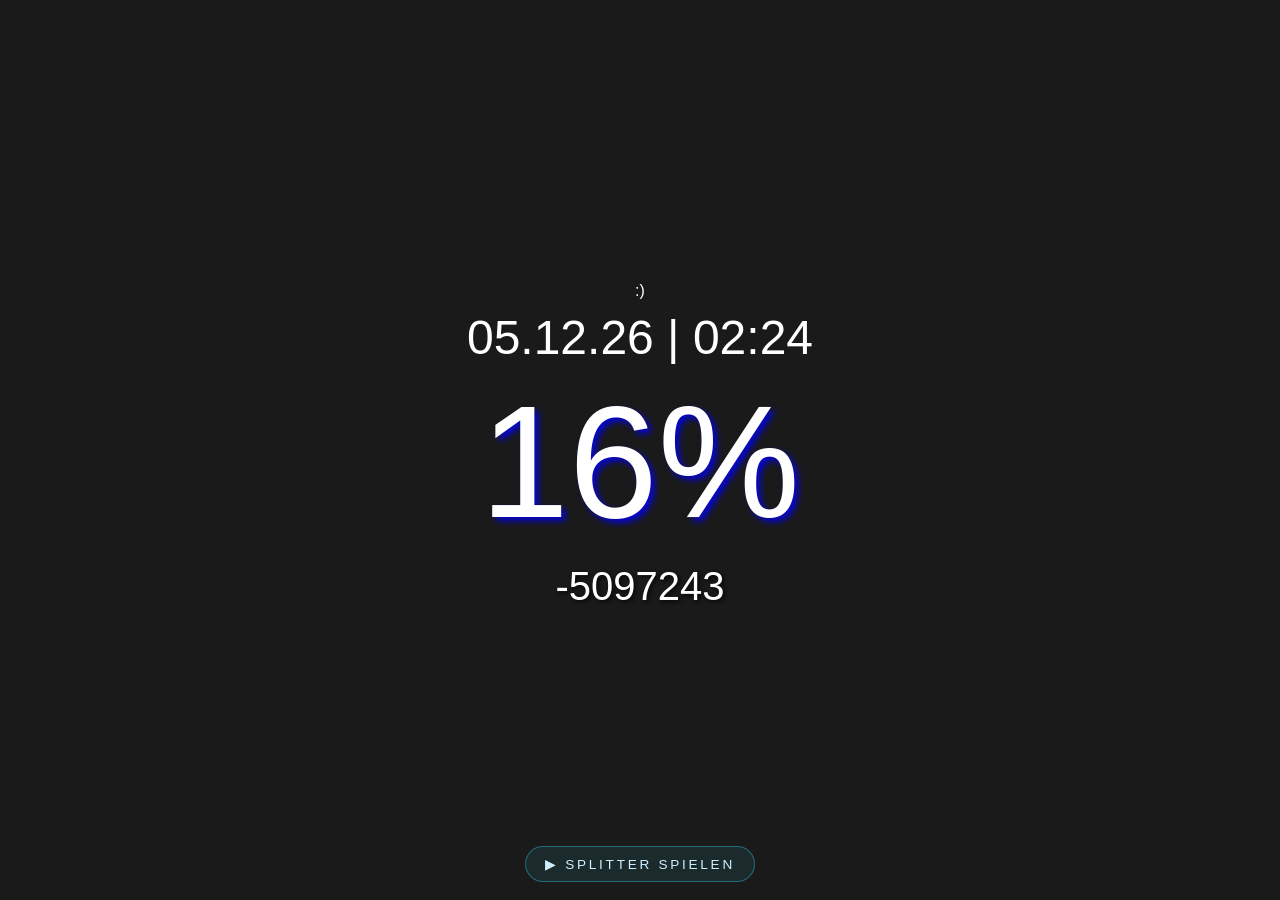
<file: index.html>
<!DOCTYPE html>
<html lang="de">
<head>
  <meta charset="UTF-8">
  <meta name="viewport" content="width=device-width, initial-scale=1.0">
  <style>
    body {
      background-color: #1a1a1a; /* Dunklerer Hintergrund */
      color: white;
      font-family: Arial, sans-serif;
      text-align: center;
      margin: 0;
      display: flex;
      flex-direction: column;
      align-items: center;
      justify-content: center;
      height: 100vh;
    }

    #header {
      font-size: 10em; /* Größer */
      margin-bottom: -10px; /* Weniger Abstand nach unten */
      text-shadow: 4px 4px 6px rgba(0, 0, 0, 0.8); /* Mehr Schattierung */
    }

    #percentage {
      font-size: 10em; /* Größer */
      margin-bottom: 10px; /* Mehr Abstand nach unten */
      text-shadow: 4px 4px 6px rgba(0, 0, 255, 0.8); /* Blaue Schattierung */
    }

    #datetime {
      font-size: 3em; /* Kleiner */
      margin-bottom: 5px; /* Weniger Abstand nach unten */
    }

    #countdown {
      font-size: 2.5em; /* Etwas kleiner */
      text-shadow: 2px 2px 4px rgba(0, 0, 0, 0.8); /* Mehr Schattierung */
      margin-bottom: 20px; /* Mehr Abstand nach unten */
    }

    #randomText {
      font-size: 1em; /* Kleiner */
      margin-top: 10px; /* Mehr Abstand nach oben */
      margin-bottom: 10px; /* Mehr Abstand nach unten */
    }

    #playLink {
      position: fixed;
      bottom: 18px;
      left: 50%;
      transform: translateX(-50%);
      padding: 10px 20px;
      border-radius: 999px;
      font-size: 0.85em;
      letter-spacing: 0.2em;
      text-transform: uppercase;
      text-decoration: none;
      color: #cfefff;
      background: rgba(53, 232, 255, 0.08);
      box-shadow: inset 0 0 0 1px rgba(53, 232, 255, 0.35);
      white-space: nowrap;
    }
  </style>
</head>
<body>

  <a id="playLink" href="game/">▶ Splitter spielen</a>
  <div id="randomText"></div>
  <div id="datetime"></div>
  <div id="percentage">16%</div>
  <div id="countdown">10</div>

  <script>
    function updateDateTime() {
      const now = new Date();
      const day = ('0' + now.getDate()).slice(-2);
      const month = ('0' + (now.getMonth() + 1)).slice(-2);
      const year = now.getFullYear().toString().slice(-2);
      const hours = ('0' + now.getHours()).slice(-2);
      const minutes = ('0' + now.getMinutes()).slice(-2);

      document.getElementById('datetime').innerHTML = day + '.' + month + '.' + year + ' | ' + hours + ':' + minutes;
    }

    function calculateCountdown() {
      const now = new Date();
      const currentHour = now.getHours();
      const nextScheduledHour = Math.ceil(currentHour / 2) * 1;
      const targetDate = new Date(now.getFullYear(), now.getMonth(), now.getDate(), nextScheduledHour, 0, 0, 0);
      const timeDifference = targetDate - now;
      const secondsRemaining = Math.floor(timeDifference / 1);

      document.getElementById('countdown').innerHTML = secondsRemaining;
    }

    function updateRandomText() {
      const textArray = [
        "Freddy, das ist eine wirklich große Zahl...",
        "Ach das ist doch schon wieder alles hier...",
        "FREEEEEEEEDERIK!",
        "Lust auf ein LoL Quiz?",
        "JuLis sind doof :P",
        "EU4?",
        "Hoher Gürtel.",
        "Wusstest du, dass sich alle 5 Stunden die Zahl um 1 verkleinert?",
        "Wusstest du, dass Freddy ein Zollbeamter ist?",
        "AAAAAAAAAAAAAAAAAAAAAAAAAAAAAAAAAAAAAAAAAAAAAAAAAAAAAAAAAAAAAAAAAAAAAAAAAAAAAAAAAAAAAAAAAAAAAAAAAAAAAAAAA",
        ":)",
        "Hi Freddy.",
      ];

      const randomIndex = Math.floor(Math.random() * textArray.length);
      document.getElementById('randomText').innerHTML = textArray[randomIndex];

      setInterval(function() {
        const randomIndex = Math.floor(Math.random() * textArray.length);
        document.getElementById('randomText').innerHTML = textArray[randomIndex];
      }, 10000);
    }

    updateDateTime();
    updateRandomText();
    calculateCountdown();

    setInterval(function() {
      updateDateTime();
      calculateCountdown();
    }, 10);
  </script>

</body>
</html>
</file>
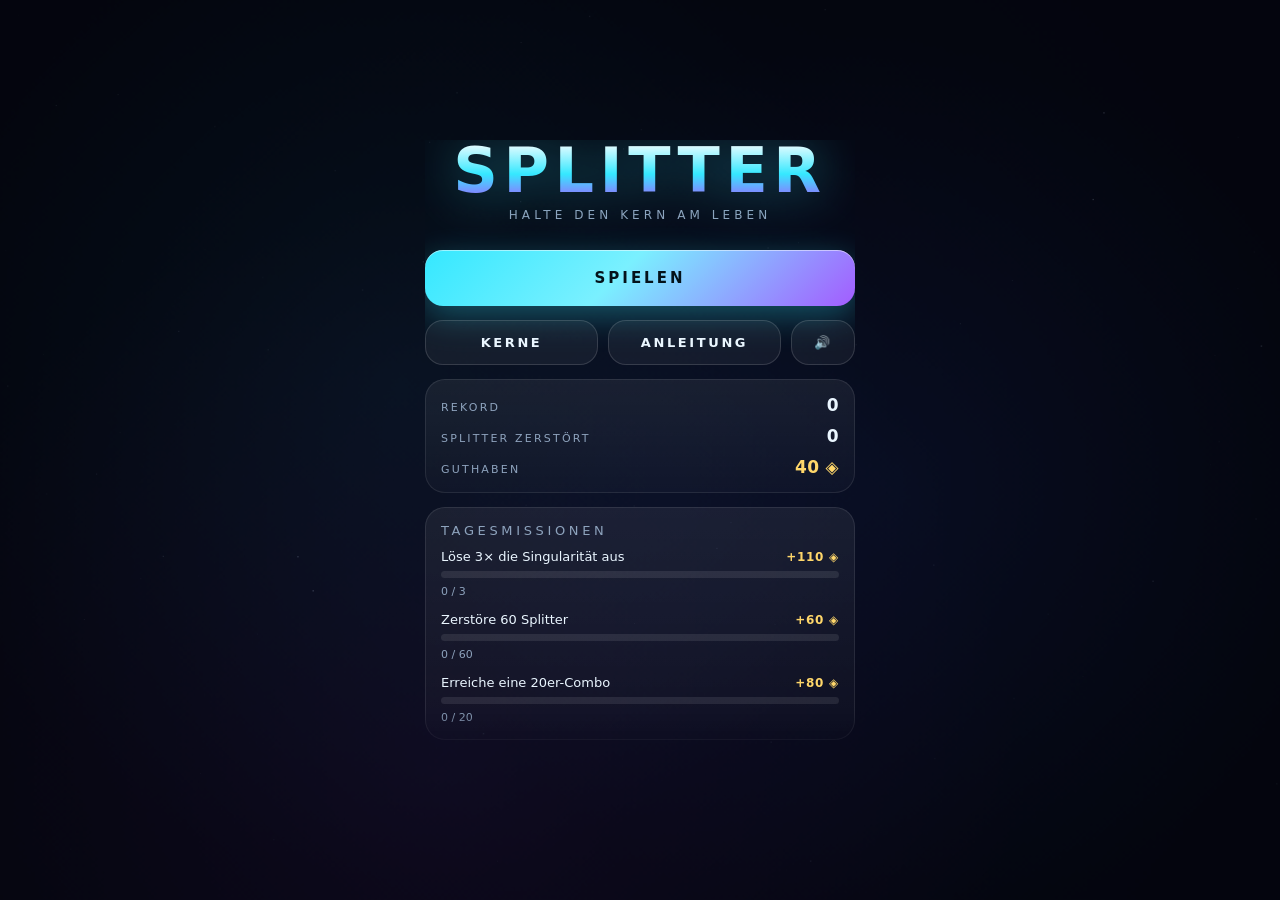
<file: game/index.html>
<!DOCTYPE html>
<html lang="de">
<head>
<meta charset="utf-8">
<meta name="viewport" content="width=device-width,initial-scale=1,maximum-scale=1,user-scalable=no,viewport-fit=cover">
<meta name="theme-color" content="#05060f">
<meta name="apple-mobile-web-app-capable" content="yes">
<meta name="mobile-web-app-capable" content="yes">
<meta name="apple-mobile-web-app-status-bar-style" content="black-translucent">
<meta name="apple-mobile-web-app-title" content="SPLITTER">
<meta name="description" content="SPLITTER — Halte den Kern am Leben. Ein Reflex-Arcade-Spiel für den Daumen.">
<link rel="manifest" href="manifest.webmanifest">
<link rel="icon" href="icon.svg" type="image/svg+xml">
<link rel="apple-touch-icon" href="icon.svg">
<title>SPLITTER — Halte den Kern am Leben</title>
<style>
  :root{
    --cy:#35e8ff; --mg:#ff3d9a; --am:#ffc447; --vi:#a35cff;
    --gd:#ffd76a; --gr:#7dffb0; --or:#ff7a3d;
    --ink:#eaf6ff; --dim:#8ea3bd;
    --bg:#05060f;
    --safeT:env(safe-area-inset-top,0px);
    --safeB:env(safe-area-inset-bottom,0px);
  }
  *{margin:0;padding:0;box-sizing:border-box;-webkit-tap-highlight-color:transparent}
  html,body{
    height:100%;width:100%;overflow:hidden;background:var(--bg);color:var(--ink);
    font-family:ui-sans-serif,system-ui,-apple-system,"Segoe UI",Roboto,"Helvetica Neue",Arial,sans-serif;
    -webkit-user-select:none;user-select:none;overscroll-behavior:none;touch-action:none;
  }
  #c{position:fixed;inset:0;width:100%;height:100%;display:block;z-index:0}

  /* ---------- overlay scaffolding ---------- */
  .layer{
    position:fixed;inset:0;z-index:5;display:flex;flex-direction:column;
    align-items:center;justify-content:center;
    padding:calc(var(--safeT) + 18px) 20px calc(var(--safeB) + 18px);
    pointer-events:none;
  }
  .layer.on{pointer-events:auto}
  .hide{display:none !important}
  .sheet{
    width:100%;max-width:430px;max-height:100%;overflow-y:auto;overscroll-behavior:contain;
    display:flex;flex-direction:column;align-items:center;gap:14px;
    -webkit-mask-image:linear-gradient(#000 92%,transparent);
    mask-image:linear-gradient(#000 92%,transparent);
  }
  .sheet::-webkit-scrollbar{width:0}

  /* ---------- typography ---------- */
  .title{
    font-size:clamp(32px,11vw,62px);font-weight:900;letter-spacing:.09em;line-height:1;
    max-width:100%;overflow-wrap:break-word;
    background:linear-gradient(180deg,#ffffff 0%,var(--cy) 55%,var(--vi) 100%);
    -webkit-background-clip:text;background-clip:text;color:transparent;
    filter:drop-shadow(0 0 26px rgba(53,232,255,.45));
    text-align:center;
  }
  .tagline{font-size:12px;letter-spacing:.34em;color:var(--dim);text-transform:uppercase;text-align:center}
  .h2{font-size:13px;letter-spacing:.28em;color:var(--dim);text-transform:uppercase;align-self:flex-start}
  .big{font-size:clamp(52px,17vw,80px);font-weight:900;letter-spacing:.02em;line-height:1;
       text-shadow:0 0 34px rgba(53,232,255,.35)}
  .muted{color:var(--dim);font-size:13px;letter-spacing:.05em;text-align:center}

  /* ---------- buttons ---------- */
  .btn{
    -webkit-appearance:none;appearance:none;border:0;cursor:pointer;font:inherit;
    display:flex;align-items:center;justify-content:center;gap:10px;
    width:100%;padding:19px 22px;border-radius:18px;
    font-weight:800;letter-spacing:.2em;text-transform:uppercase;font-size:15px;
    color:#04121a;
    background:linear-gradient(135deg,var(--cy),#7af0ff 45%,var(--vi));
    box-shadow:0 10px 34px rgba(53,232,255,.32),inset 0 1px 0 rgba(255,255,255,.5);
    transition:transform .09s ease,box-shadow .2s ease,opacity .2s;
  }
  .btn:active{transform:scale(.965);box-shadow:0 4px 16px rgba(53,232,255,.28)}
  .btn.ghost{
    background:rgba(255,255,255,.05);color:var(--ink);
    box-shadow:inset 0 0 0 1px rgba(255,255,255,.14);font-size:13px;padding:15px 18px;
  }
  .btn.ghost:active{background:rgba(255,255,255,.1)}
  .btn[disabled]{opacity:.4;pointer-events:none}
  .row{display:flex;gap:10px;width:100%}

  /* ---------- cards ---------- */
  .card{
    width:100%;padding:16px;border-radius:20px;
    background:linear-gradient(180deg,rgba(255,255,255,.065),rgba(255,255,255,.022));
    box-shadow:inset 0 0 0 1px rgba(255,255,255,.09);
    display:flex;flex-direction:column;gap:11px;
  }
  .kv{display:flex;justify-content:space-between;align-items:baseline;gap:12px;font-size:14px}
  .kv b{font-size:17px;font-weight:800;letter-spacing:.02em}
  .kv span{color:var(--dim);font-size:11px;letter-spacing:.2em;text-transform:uppercase}

  /* ---------- missions ---------- */
  .mission{display:flex;flex-direction:column;gap:7px}
  .mission .top{display:flex;justify-content:space-between;gap:10px;font-size:13px;align-items:center}
  .mission .rw{color:var(--gd);font-weight:800;font-size:12px;white-space:nowrap;letter-spacing:.06em}
  .bar{height:7px;border-radius:99px;background:rgba(255,255,255,.09);overflow:hidden}
  .bar>i{display:block;height:100%;border-radius:99px;
    background:linear-gradient(90deg,var(--cy),var(--vi));transition:width .5s cubic-bezier(.2,.9,.2,1)}
  .mission.done .top{color:var(--gr)}
  .mission.done .bar>i{background:linear-gradient(90deg,var(--gr),var(--cy))}

  /* ---------- shop ---------- */
  .cores{display:grid;grid-template-columns:1fr 1fr;gap:10px;width:100%}
  .core{
    position:relative;padding:14px 12px 13px;border-radius:18px;cursor:pointer;
    background:rgba(255,255,255,.045);box-shadow:inset 0 0 0 1px rgba(255,255,255,.09);
    display:flex;flex-direction:column;align-items:center;gap:7px;text-align:center;
    transition:transform .1s ease,box-shadow .2s;
  }
  .core:active{transform:scale(.97)}
  .core.eq{box-shadow:inset 0 0 0 2px currentColor,0 0 26px -6px currentColor}
  .core.locked{opacity:.62}
  .core canvas{width:56px;height:56px}
  .core .nm{font-size:12px;font-weight:800;letter-spacing:.16em}
  .core .ds{font-size:10.5px;color:var(--dim);line-height:1.35;min-height:2.7em}
  .core .pr{font-size:11px;font-weight:800;letter-spacing:.08em;color:var(--gd)}
  .core .pr.eqt{color:var(--gr)}

  /* ---------- HUD ---------- */
  #hud{position:fixed;inset:0;z-index:3;pointer-events:none;
       padding:calc(var(--safeT) + 10px) 16px 0;display:flex;flex-direction:column;align-items:center}
  #hudTop{width:100%;max-width:520px;display:flex;justify-content:space-between;align-items:flex-start}
  .pill{font-size:11px;letter-spacing:.16em;color:var(--dim);text-transform:uppercase;
        display:flex;flex-direction:column;gap:2px}
  .pill b{font-size:15px;color:var(--ink);letter-spacing:.04em;font-weight:800}
  .pill.r{align-items:flex-end}
  #score{font-size:clamp(40px,12.5vw,60px);font-weight:900;letter-spacing:.01em;line-height:1;
         margin-top:2px;text-shadow:0 0 30px rgba(53,232,255,.4);font-variant-numeric:tabular-nums}
  #combo{font-size:14px;font-weight:800;letter-spacing:.22em;color:var(--am);height:18px;
         text-shadow:0 0 16px rgba(255,196,71,.6);transition:transform .12s}
  #pauseBtn{position:fixed;z-index:6;right:12px;bottom:calc(var(--safeB) + 12px);
    width:46px;height:46px;border-radius:14px;border:0;cursor:pointer;
    background:rgba(255,255,255,.06);box-shadow:inset 0 0 0 1px rgba(255,255,255,.12);
    color:var(--ink);font-size:15px;display:none;align-items:center;justify-content:center}
  #pauseBtn.on{display:flex}

  /* ---------- announce ---------- */
  #announce{position:fixed;left:0;right:0;top:38%;z-index:4;text-align:center;pointer-events:none;
    font-size:clamp(28px,9vw,44px);font-weight:900;letter-spacing:.16em;opacity:0}
  #announce.go{animation:ann 1.25s cubic-bezier(.16,.9,.3,1) forwards}
  @keyframes ann{
    0%{opacity:0;transform:scale(.7) translateY(10px);filter:blur(9px)}
    22%{opacity:1;transform:scale(1.05);filter:blur(0)}
    72%{opacity:1;transform:scale(1)}
    100%{opacity:0;transform:scale(1.14);filter:blur(5px)}
  }

  /* ---------- toast ---------- */
  #toast{position:fixed;left:50%;bottom:calc(var(--safeB) + 74px);transform:translateX(-50%);
    z-index:9;display:flex;flex-direction:column;gap:8px;align-items:center;pointer-events:none;width:88%;max-width:400px}
  .tst{padding:11px 17px;border-radius:14px;background:rgba(10,14,26,.92);
    box-shadow:inset 0 0 0 1px rgba(255,255,255,.14),0 10px 30px rgba(0,0,0,.5);
    font-size:13px;letter-spacing:.04em;animation:tin .3s ease, tout .4s ease 2.3s forwards;text-align:center}
  @keyframes tin{from{opacity:0;transform:translateY(14px) scale(.94)}to{opacity:1;transform:none}}
  @keyframes tout{to{opacity:0;transform:translateY(-8px)}}

  .fade{animation:fade .32s ease}
  @keyframes fade{from{opacity:0;transform:translateY(14px)}to{opacity:1;transform:none}}
  .coinico{color:var(--gd)}
  .hint{font-size:12px;color:var(--dim);letter-spacing:.05em;line-height:1.6;text-align:center}
  .hint b{color:var(--ink);font-weight:700}
  .sep{height:1px;width:100%;background:rgba(255,255,255,.08)}
  .streak{font-size:12px;letter-spacing:.14em;color:var(--gd);text-transform:uppercase;font-weight:800}
</style>
</head>
<body>
<canvas id="c"></canvas>
<!-- Messfühler für die Safe-Area-Ränder (Notch / Home-Indikator) -->
<div id="sT" style="position:fixed;top:0;left:0;width:0;height:env(safe-area-inset-top,0px);pointer-events:none"></div>
<div id="sB" style="position:fixed;bottom:0;left:0;width:0;height:env(safe-area-inset-bottom,0px);pointer-events:none"></div>

<!-- ================= HUD ================= -->
<div id="hud" class="hide">
  <div id="hudTop">
    <div class="pill"><span>Rekord</span><b id="hudHi">0</b></div>
    <div class="pill r"><span>Zeit</span><b id="hudTime">0s</b></div>
  </div>
  <div id="score">0</div>
  <div id="combo"></div>
</div>
<button id="pauseBtn" aria-label="Pause">❚❚</button>
<div id="announce"></div>

<!-- ================= MENU ================= -->
<div id="menu" class="layer on">
  <div class="sheet">
    <div class="fade" style="display:flex;flex-direction:column;align-items:center;gap:6px">
      <div class="title">SPLITTER</div>
      <div class="tagline">Halte den Kern am Leben</div>
    </div>
    <div id="streakLine" class="streak"></div>
    <button class="btn" id="playBtn">Spielen</button>
    <div class="row">
      <button class="btn ghost" id="shopBtn">Kerne</button>
      <button class="btn ghost" id="howBtn">Anleitung</button>
      <button class="btn ghost" id="sndBtn" style="max-width:64px">🔊</button>
    </div>
    <div class="card">
      <div class="kv"><span>Rekord</span><b id="mHi">0</b></div>
      <div class="kv"><span>Splitter zerstört</span><b id="mKills">0</b></div>
      <div class="kv"><span>Guthaben</span><b class="coinico" id="mCoins">0 ◈</b></div>
    </div>
    <div class="card">
      <div class="h2">Tagesmissionen</div>
      <div id="missionList" style="display:flex;flex-direction:column;gap:14px"></div>
    </div>
    <div style="height:6px"></div>
  </div>
</div>

<!-- ================= HOW TO ================= -->
<div id="how" class="layer hide">
  <div class="sheet">
    <div class="title" style="font-size:clamp(30px,9vw,42px)">ANLEITUNG</div>
    <div class="card">
      <div class="hint" style="text-align:left">
        <b>1 — Zielen &amp; feuern.</b> Tippe irgendwo hin: Der Kern schickt einen Impuls in
        <b>diese Richtung</b>. Halten und wischen feuert automatisch weiter.<br><br>
        <b>2 — Ausrichten ist alles.</b> Der Impuls durchschlägt die <b>ganze Arena</b>. Warte, bis
        mehrere Splitter in einer Linie stehen — jeder weitere Treffer im selben Impuls zählt
        <b>anderthalbfach, doppelt, zweieinhalbfach …</b><br><br>
        <b>3 — Der goldene Ring.</b> Innerhalb des goldenen Rings gibt es bis zu
        <b>dreifache Punkte</b>. Lass sie näher kommen, als dir lieb ist.<br><br>
        <b>4 — Energie.</b> Jeder Impuls kostet eine Ladung (die Punkte um den Kern). Sie lädt sich
        von selbst nach — später kommen mehr Splitter, als du einzeln abräumen kannst.<br><br>
        <b>5 — Combo.</b> Treffer in Folge erhöhen den Multiplikator. Er verfällt nach kurzer Pause
        und bricht, wenn der Kern getroffen wird.<br><br>
        <b>6 — Singularität.</b> Volle Leiste = 5 Sekunden Zeitlupe, Rundumschlag und Gratis-Energie.
      </div>
    </div>
    <div class="card">
      <div class="h2">Splitter-Arten</div>
      <div id="legend" style="display:flex;flex-direction:column;gap:9px"></div>
    </div>
    <button class="btn ghost" id="howBack">Zurück</button>
    <div style="height:6px"></div>
  </div>
</div>

<!-- ================= SHOP ================= -->
<div id="shop" class="layer hide">
  <div class="sheet">
    <div class="title" style="font-size:clamp(30px,9vw,42px)">KERNE</div>
    <div class="muted">Guthaben: <b class="coinico" id="sCoins">0 ◈</b></div>
    <div class="cores" id="coreGrid"></div>
    <button class="btn ghost" id="shopBack">Zurück</button>
    <div style="height:6px"></div>
  </div>
</div>

<!-- ================= PAUSE ================= -->
<div id="pause" class="layer hide">
  <div class="sheet" style="max-width:340px">
    <div class="title" style="font-size:clamp(28px,8vw,38px)">PAUSE</div>
    <button class="btn" id="resumeBtn">Weiter</button>
    <button class="btn ghost" id="quitBtn">Aufgeben</button>
  </div>
</div>

<!-- ================= GAME OVER ================= -->
<div id="over" class="layer hide">
  <div class="sheet">
    <div id="overTitle" class="tagline" style="letter-spacing:.3em">Kern zerstört</div>
    <div id="overScore" class="big">0</div>
    <div id="overNote" class="muted"></div>
    <div class="card">
      <div class="kv"><span>Rekord</span><b id="overHi">0</b></div>
      <div class="kv"><span>Überlebt</span><b id="overTime">0s</b></div>
      <div class="kv"><span>Splitter</span><b id="overKills">0</b></div>
      <div class="kv"><span>Verdient</span><b class="coinico" id="overCoins">0 ◈</b></div>
    </div>
    <div class="card" id="overMissions" style="display:none">
      <div class="h2">Missionen</div>
      <div id="overMissionList" style="display:flex;flex-direction:column;gap:14px"></div>
    </div>
    <button class="btn" id="againBtn">Nochmal</button>
    <div class="row">
      <button class="btn ghost" id="overShop">Kerne</button>
      <button class="btn ghost" id="menuBtn">Menü</button>
    </div>
    <div style="height:6px"></div>
  </div>
</div>

<div id="toast"></div>

<script>
"use strict";
const TAU = Math.PI * 2;
const clamp = (v, a, b) => v < a ? a : v > b ? b : v;
const lerp = (a, b, t) => a + (b - a) * t;
const rnd = (a = 1, b = 0) => b + Math.random() * (a - b);
const pick = a => a[(Math.random() * a.length) | 0];
const fmt = n => Math.round(n).toLocaleString('de-DE');
function angDiff(a, b) {
  let d = (a - b) % TAU;
  if (d > Math.PI) d -= TAU;
  if (d < -Math.PI) d += TAU;
  return d;
}

/* ============================================================
   SPLITTER-ARTEN
   ============================================================ */
const KIND = {
  norm:  { col:'#35e8ff', hp:1, sp:1.00, sz:1.00, pts:10,  name:'Standard',  info:'Ein Treffer genügt.' },
  fast:  { col:'#ff3d9a', hp:1, sp:1.75, sz:0.80, pts:16,  name:'Hetzer',    info:'Deutlich schneller, kleiner.' },
  armor: { col:'#ffc447', hp:2, sp:0.72, sz:1.30, pts:26,  name:'Panzer',    info:'Braucht zwei Impulse.' },
  split: { col:'#a35cff', hp:1, sp:0.88, sz:1.15, pts:20,  name:'Teiler',    info:'Zerfällt in zwei Standard-Splitter.' },
  gold:  { col:'#ffd76a', hp:1, sp:1.30, sz:0.90, pts:60,  name:'Goldader',  info:'Bringt Guthaben — entkommt aber.' },
};

/* ============================================================
   KERNE (Shop)
   ============================================================ */
const CORES = {
  std:     { name:'STANDARD', cost:0,    col:'#35e8ff', desc:'Der klassische Kern.',      mod:{} },
  prisma:  { name:'PRISMA',   cost:150,  col:'#ff3d9a', desc:'+1 Energieladung.',          mod:{ energy:1 } },
  vortex:  { name:'VORTEX',   cost:350,  col:'#a35cff', desc:'Deutlich breiterer Impuls.', mod:{ wedge:1.5 } },
  nova:    { name:'NOVA',     cost:600,  col:'#ffc447', desc:'+20 % Reichweite.',          mod:{ range:1.2 } },
  chrono:  { name:'CHRONO',   cost:900,  col:'#7dffb0', desc:'Splitter sind 10 % langsamer.', mod:{ slow:0.9 } },
  phoenix: { name:'PHÖNIX',   cost:1500, col:'#ff7a3d', desc:'Einmal pro Lauf wiederbeleben.', mod:{ revive:1 } },
};

/* ============================================================
   MISSIONEN
   ============================================================ */
const MISSIONS = {
  kills: { mode:'add', reward:60,  txt:n=>`Zerstöre ${n} Splitter`,            roll:()=>60 + ((Math.random()*4)|0)*20 },
  gold:  { mode:'add', reward:90,  txt:n=>`Fange ${n} goldene Splitter`,       roll:()=>3 + ((Math.random()*4)|0) },
  over:  { mode:'add', reward:110, txt:n=>`Löse ${n}× die Singularität aus`,   roll:()=>2 + ((Math.random()*3)|0) },
  combo: { mode:'max', reward:80,  txt:n=>`Erreiche eine ${n}er-Combo`,        roll:()=>12 + ((Math.random()*4)|0)*4 },
  score: { mode:'max', reward:100, txt:n=>`Hole ${n} Punkte in einem Lauf`,    roll:()=>1500 + ((Math.random()*5)|0)*750 },
  time:  { mode:'max', reward:120, txt:n=>`Überlebe ${n} Sekunden am Stück`,   roll:()=>60 + ((Math.random()*4)|0)*30 },
};

/* ============================================================
   SPEICHER
   ============================================================ */
const KEY = 'splitter.save.v1';
const defaultSave = () => ({
  hi:0, coins:0, kills:0, runs:0, core:'std', owned:['std'],
  sound:true, day:null, streak:0, missions:null, seen:false,
});
let save = defaultSave();
function load() {
  try {
    const raw = localStorage.getItem(KEY);
    if (raw) save = Object.assign(defaultSave(), JSON.parse(raw));
  } catch (e) { /* privater Modus o. ä. — mit Standardwerten weiter */ }
  if (!CORES[save.core]) save.core = 'std';
  if (!Array.isArray(save.owned) || !save.owned.includes('std')) save.owned = ['std'];
  if (!save.owned.includes(save.core)) save.core = 'std';
}
function store() {
  try { localStorage.setItem(KEY, JSON.stringify(save)); } catch (e) { /* ignorieren */ }
}
const today = () => new Date().toISOString().slice(0, 10);

function rollMissions() {
  const ids = Object.keys(MISSIONS);
  for (let i = ids.length - 1; i > 0; i--) { const j = (Math.random() * (i + 1)) | 0; [ids[i], ids[j]] = [ids[j], ids[i]]; }
  return ids.slice(0, 3).map(id => ({ id, goal: MISSIONS[id].roll(), prog: 0, done: false }));
}
function dailyCheck() {
  const d = today();
  if (save.day !== d) {
    const y = new Date(Date.now() - 864e5).toISOString().slice(0, 10);
    save.streak = (save.day === y) ? (save.streak || 0) + 1 : 1;
    save.day = d;
    save.missions = rollMissions();
    const bonus = 25 + Math.min(save.streak, 10) * 15;
    save.coins += bonus;
    store();
    return bonus;
  }
  if (!save.missions) { save.missions = rollMissions(); store(); }
  return 0;
}

/* ============================================================
   SOUND (rein prozedural, keine Dateien)
   ============================================================ */
const Snd = {
  ac:null, master:null, musicGain:null, ready:false, beat:0, timer:null, nextT:0,
  init() {
    if (this.ready) return;
    const AC = window.AudioContext || window.webkitAudioContext;
    if (!AC) return;
    try { this.ac = new AC(); } catch (e) { return; }
    this.master = this.ac.createGain();
    this.master.gain.value = save.sound ? 0.55 : 0;
    this.master.connect(this.ac.destination);
    this.musicGain = this.ac.createGain();
    this.musicGain.gain.value = 0.5;
    this.musicGain.connect(this.master);
    this.ready = true;
  },
  resume() { if (this.ac && this.ac.state === 'suspended') this.ac.resume(); },
  setOn(on) { if (this.master) this.master.gain.value = on ? 0.55 : 0; },
  tone(freq, dur, type = 'sine', vol = 0.25, slideTo = 0, dest = null) {
    if (!this.ready || !save.sound) return;
    const t = this.ac.currentTime, o = this.ac.createOscillator(), g = this.ac.createGain();
    o.type = type; o.frequency.setValueAtTime(freq, t);
    if (slideTo) o.frequency.exponentialRampToValueAtTime(Math.max(20, slideTo), t + dur);
    g.gain.setValueAtTime(0.0001, t);
    g.gain.exponentialRampToValueAtTime(vol, t + 0.008);
    g.gain.exponentialRampToValueAtTime(0.0001, t + dur);
    o.connect(g); g.connect(dest || this.master);
    o.start(t); o.stop(t + dur + 0.02);
  },
  noise(dur, vol = 0.2, freq = 1200, q = 1) {
    if (!this.ready || !save.sound) return;
    const t = this.ac.currentTime, n = (this.ac.sampleRate * dur) | 0;
    const buf = this.ac.createBuffer(1, n, this.ac.sampleRate), d = buf.getChannelData(0);
    for (let i = 0; i < n; i++) d[i] = (Math.random() * 2 - 1) * (1 - i / n);
    const src = this.ac.createBufferSource(); src.buffer = buf;
    const f = this.ac.createBiquadFilter(); f.type = 'bandpass'; f.frequency.value = freq; f.Q.value = q;
    const g = this.ac.createGain(); g.gain.value = vol;
    src.connect(f); f.connect(g); g.connect(this.master);
    src.start();
  },
  blast()      { this.noise(0.16, 0.16, 900, 0.8); this.tone(220, 0.14, 'triangle', 0.14, 620); },
  empty()      { this.tone(150, 0.09, 'square', 0.06, 110); },
  kill(step)   { const s = clamp(step, 0, 22); this.tone(440 * Math.pow(1.0595, s), 0.14, 'triangle', 0.2, 660 * Math.pow(1.0595, s)); },
  armorHit()   { this.noise(0.08, 0.14, 2600, 3); },
  hurt()       { this.tone(140, 0.5, 'sawtooth', 0.3, 46); this.noise(0.35, 0.2, 220, 0.6); },
  coin()       { this.tone(1180, 0.08, 'square', 0.13); setTimeout(() => this.tone(1720, 0.12, 'square', 0.11), 55); },
  over()       { [0, 3, 7].forEach((s, i) => setTimeout(() => this.tone(330 * Math.pow(1.0595, -s), 0.5, 'sine', 0.16, 120), i * 90)); },
  singular()   { [0, 4, 7, 12].forEach((s, i) => setTimeout(() => this.tone(261 * Math.pow(1.0595, s), 0.8, 'sine', 0.18), i * 60)); },
  reward()     { [0, 4, 7, 12, 16].forEach((s, i) => setTimeout(() => this.tone(392 * Math.pow(1.0595, s), 0.3, 'triangle', 0.15), i * 70)); },

  /* schlichter Arpeggio-Puls während des Spiels */
  startMusic() {
    if (!this.ready || this.timer) return;
    this.beat = 0; this.nextT = this.ac.currentTime + 0.1;
    this.timer = setInterval(() => this.schedule(), 90);
  },
  stopMusic() { if (this.timer) { clearInterval(this.timer); this.timer = null; } },
  schedule() {
    if (!this.ready || !save.sound) return;
    const scale = [0, 3, 5, 7, 10, 12, 15];
    const step = 0.235;
    while (this.nextT < this.ac.currentTime + 0.35) {
      const t = this.nextT, b = this.beat;
      const inten = clamp(G.elapsed / 90, 0, 1);
      if (b % 4 === 0) this.blip(55, t, 0.5, 'sine', 0.16 + inten * 0.05);
      const n = scale[(b * 3 + ((b / 7) | 0)) % scale.length];
      this.blip(196 * Math.pow(2, n / 12), t, 0.16, 'triangle', 0.045 + inten * 0.03);
      if (b % 8 === 4) this.blip(392 * Math.pow(2, scale[(b) % scale.length] / 12), t, 0.3, 'sine', 0.03);
      this.beat++; this.nextT += step;
    }
  },
  blip(freq, t, dur, type, vol) {
    const o = this.ac.createOscillator(), g = this.ac.createGain();
    o.type = type; o.frequency.setValueAtTime(freq, t);
    g.gain.setValueAtTime(0.0001, t);
    g.gain.exponentialRampToValueAtTime(vol, t + 0.02);
    g.gain.exponentialRampToValueAtTime(0.0001, t + dur);
    o.connect(g); g.connect(this.musicGain);
    o.start(t); o.stop(t + dur + 0.05);
  },
};

/* ============================================================
   CANVAS
   ============================================================ */
const cv = document.getElementById('c');
const ctx = cv.getContext('2d');
let W = 0, H = 0, DPR = 1, cx = 0, cy = 0, U = 0;
let coreR = 0, blastMax = 0, spawnR = 0, arenaR = 0, dangerR = 0;

function resize() {
  DPR = clamp(window.devicePixelRatio || 1, 1, 2);
  W = window.innerWidth; H = window.innerHeight;
  cv.width = Math.round(W * DPR); cv.height = Math.round(H * DPR);
  cv.style.width = W + 'px'; cv.style.height = H + 'px';
  ctx.setTransform(DPR, 0, 0, DPR, 0, 0);
  U = Math.min(W, H);
  cx = W / 2;

  // Punktestand skaliert mit beiden Achsen, damit er im Querformat nicht
  // in die Arena ragt — derselbe Wert speist die Geometrie unten.
  const scoreFs = clamp(Math.min(W * 0.125, H * 0.075), 26, 58);
  const scEl = document.getElementById('score');
  if (scEl) scEl.style.fontSize = scoreFs + 'px';
  const safeTop = (document.getElementById('sT') || {}).offsetHeight || 0;
  const safeBot = (document.getElementById('sB') || {}).offsetHeight || 0;

  const topInset = safeTop + 10 + 36 + scoreFs * 1.06 + 22; // Pillen + Punkte + Combo
  const botInset = safeBot + 70;                            // Pause-Knopf
  const top = topInset, bot = H - botInset;

  // Runde Arena: von jeder Seite gleich weit — und immer vollständig sichtbar,
  // damit ein Splitter von links nicht später auftaucht als einer von oben.
  cy = (top + bot) / 2;
  arenaR = Math.max(60, Math.min(W * 0.5 - 12, (bot - top) / 2));
  coreR = arenaR * 0.19;
  // Der Impuls durchschlägt die ganze Arena — die Kunst ist das Ausrichten,
  // nicht das Abwarten der Reichweite.
  blastMax = arenaR * 1.05;
  // Innerhalb dieses Rings gibt es den Risikobonus.
  dangerR = arenaR * 0.55 * (mod('range') || 1);
  spawnR = arenaR * 1.03;
  buildStars();
  buildBackdrop();
}
function mod(k) { const m = CORES[save.core].mod; return m[k]; }

/* Sternenfeld */
let stars = [];
function buildStars() {
  stars = [];
  const n = clamp(Math.round((W * H) / 11000), 20, 90);
  for (let i = 0; i < n; i++) {
    stars.push({ x: rnd(W), y: rnd(H), r: rnd(1.5, 0.3), a: rnd(0.7, 0.12), t: rnd(TAU), s: rnd(1.7, 0.4) });
  }
}

/* ------------------------------------------------------------
   Vorgerenderte Ebenen — Verläufe sind pro Frame zu teuer.
   ------------------------------------------------------------ */
let bgCan = null, nebCan = null, nebSize = 0;
function offscreen(w, h) {
  const c = document.createElement('canvas');
  c.width = Math.max(1, Math.round(w)); c.height = Math.max(1, Math.round(h));
  return c;
}
function buildBackdrop() {
  // Statischer Grundverlauf in halber Auflösung
  const s = 0.5;
  bgCan = offscreen(W * s, H * s);
  const b = bgCan.getContext('2d');
  b.scale(s, s);
  const g = b.createRadialGradient(cx, cy, 0, cx, cy, Math.hypot(W, H) * 0.72);
  g.addColorStop(0, '#0d1430');
  g.addColorStop(0.42, '#080b1c');
  g.addColorStop(1, '#04050c');
  b.fillStyle = g; b.fillRect(0, 0, W, H);

  // Nebel als quadratische, langsam rotierende Textur
  nebSize = Math.round(Math.hypot(W, H) * 1.05);
  const ns = 0.3, px = nebSize * ns;
  nebCan = offscreen(px, px);
  const n = nebCan.getContext('2d');
  n.scale(ns, ns);
  n.globalCompositeOperation = 'lighter';
  const m = nebSize / 2;
  [['#1b3a8a', 0.30, 0.55], ['#5a1b7a', 0.46, 0.70], ['#0c5f6e', 0.60, 0.60]].forEach((v, i) => {
    const a = i * 2.1;
    const x = m + Math.cos(a) * m * v[1], y = m + Math.sin(a * 0.8) * m * v[1] * 0.8;
    const r = m * v[2];
    const gg = n.createRadialGradient(x, y, 0, x, y, r);
    gg.addColorStop(0, v[0] + '66'); gg.addColorStop(1, v[0] + '00');
    n.fillStyle = gg; n.beginPath(); n.arc(x, y, r, 0, TAU); n.fill();
  });
}

/* Glüh-Sprites, einmal pro Farbe erzeugt */
const glowCache = Object.create(null);
function glow(col) {
  let c = glowCache[col];
  if (c) return c;
  const S = 128;
  c = offscreen(S, S);
  const x = c.getContext('2d');
  const g = x.createRadialGradient(S / 2, S / 2, 0, S / 2, S / 2, S / 2);
  g.addColorStop(0, hexA(col, 1));
  g.addColorStop(0.30, hexA(col, 0.42));
  g.addColorStop(0.65, hexA(col, 0.10));
  g.addColorStop(1, hexA(col, 0));
  x.fillStyle = g; x.fillRect(0, 0, S, S);
  glowCache[col] = c;
  return c;
}
/* Vignetten-Sprites (Rand eingefärbt, Mitte frei) */
const vigCache = Object.create(null);
function vignette(col) {
  let c = vigCache[col];
  if (c) return c;
  const S = 256;
  c = offscreen(S, S);
  const x = c.getContext('2d');
  const g = x.createRadialGradient(S / 2, S / 2, S * 0.16, S / 2, S / 2, S / 2);
  g.addColorStop(0, hexA(col, 0));
  g.addColorStop(0.55, hexA(col, 0.28));
  g.addColorStop(1, hexA(col, 1));
  x.fillStyle = g; x.fillRect(0, 0, S, S);
  vigCache[col] = c;
  return c;
}
function drawVignette(col, alpha) {
  ctx.globalAlpha = clamp(alpha, 0, 1);
  ctx.drawImage(vignette(col), 0, 0, W, H);
  ctx.globalAlpha = 1;
}

function drawGlow(col, x, y, r, alpha) {
  ctx.globalAlpha = clamp(alpha, 0, 1);
  ctx.drawImage(glow(col), x - r, y - r, r * 2, r * 2);
  ctx.globalAlpha = 1;
}

/* ============================================================
   SPIELZUSTAND
   ============================================================ */
const ST = { MENU:'menu', PLAY:'play', PAUSE:'pause', OVER:'over' };
const G = {
  state: ST.MENU,
  shards: [], blasts: [], parts: [], pops: [], ripples: [],
  score:0, kills:0, goldKills:0, combo:0, bestCombo:0, comboT:0,
  integrity:3, maxInt:3, energy:4, maxEnergy:4, elapsed:0,
  spawnT:0, meter:0, meterMax:30, odT:0, odCount:0,
  shake:0, flash:0, flashCol:'#ff3d9a', hitStop:0,
  revived:false, coinsRun:0, aiming:false, aimA:0, fireCD:0,
  timeScale:1, ended:false, bgRot:0, corePhase:0, invuln:0,
};

function resetRun() {
  G.shards.length = 0; G.blasts.length = 0; G.parts.length = 0; G.pops.length = 0; G.ripples.length = 0;
  G.score = 0; G.kills = 0; G.goldKills = 0; G.combo = 0; G.bestCombo = 0; G.comboT = 0;
  G.maxInt = 3; G.integrity = 3;
  G.maxEnergy = 4 + (mod('energy') || 0); G.energy = G.maxEnergy;
  G.elapsed = 0; G.spawnT = 1.1; G.meter = 0; G.meterMax = 30; G.odT = 0; G.odCount = 0;
  G.shake = 0; G.flash = 0; G.hitStop = 0; G.revived = false; G.coinsRun = 0;
  G.aiming = false; G.fireCD = 0; G.timeScale = 1; G.ended = false; G.invuln = 1.2;
  dangerR = arenaR * 0.55 * (mod('range') || 1);
}

/* ============================================================
   PARTIKEL / TEXTE
   ============================================================ */
function burst(x, y, col, n, spd, life) {
  if (G.parts.length > 360) n = Math.max(3, n >> 1);
  if (G.parts.length > 620) return;
  for (let i = 0; i < n; i++) {
    const a = rnd(TAU), s = rnd(spd, spd * 0.25);
    G.parts.push({ x, y, vx: Math.cos(a) * s, vy: Math.sin(a) * s, r: rnd(3.4, 1.1), l: rnd(life, life * 0.45), m: 0, col });
  }
}
function pop(x, y, txt, col, big) {
  G.pops.push({ x, y, txt, col, l: 0.95, m: 0, big: !!big });
}
function ripple(x, y, col, r0, r1, life, w) {
  G.ripples.push({ x, y, col, r0, r1, l: life, m: 0, w: w || 3 });
}

/* ============================================================
   SPLITTER
   ============================================================ */
function spawnShard(forceKind, atX, atY, ang) {
  const t = G.elapsed;
  let k = forceKind;
  if (!k) {
    const w = [
      ['norm',  100],
      ['fast',  t > 8  ? Math.min(70, (t - 8) * 2.2) : 0],
      ['armor', t > 22 ? Math.min(48, (t - 22) * 1.5) : 0],
      ['split', t > 40 ? Math.min(42, (t - 40) * 1.3) : 0],
      ['gold',  8],
    ];
    let tot = 0; for (const e of w) tot += e[1];
    let r = Math.random() * tot;
    k = 'norm';
    for (const e of w) { r -= e[1]; if (r <= 0) { k = e[0]; break; } }
  }
  const def = KIND[k];
  const a = (ang !== undefined) ? ang : rnd(TAU);
  const d = (atX !== undefined) ? Math.hypot(atX - cx, atY - cy) : spawnR;
  const spdMul = clamp(1 + t * 0.012, 1, 2.9) * (mod('slow') || 1);
  const sh = {
    k, a, d,
    hp: def.hp,
    sz: arenaR * 0.055 * def.sz,
    sp: arenaR * 0.26 * def.sp * spdMul,
    spin: rnd(0.9, -0.9) * (Math.random() < 0.5 ? 1 : -1),
    rot: rnd(TAU),
    drift: rnd(0.16, -0.16),
    hitT: 0, imm: 0, dead: false, seed: rnd(100),
    trail: [],
  };
  if (k === 'gold') { sh.drift = rnd(0.5, 0.28) * (Math.random() < 0.5 ? -1 : 1); }
  G.shards.push(sh);
  // Eintritts-Signal am Arenarand
  if (atX === undefined) {
    const [ex, ey] = shardXY(sh);
    ripple(ex, ey, def.col, sh.sz * 0.6, sh.sz * 3.6, 0.45, 2);
  }
  return sh;
}

function shardXY(s) { return [cx + Math.cos(s.a) * s.d, cy + Math.sin(s.a) * s.d]; }

/* ------------------------------------------------------------
   Formationen. Gleichmäßig verteilter Zufall macht Mehrfach-
   treffer zur Glückssache — in Gruppen wird daraus Können.
   Rückgabe: Anzahl erzeugter Splitter.
   ------------------------------------------------------------ */
function group(n, a0, spread, kind) {
  const drift = rnd(0.1, -0.1);
  for (let i = 0; i < n; i++) {
    const s = spawnShard(kind, undefined, undefined, a0 + (i - (n - 1) / 2) * spread);
    s.d = spawnR + i * 1.5;   // praktisch dieselbe Distanz → bleibt in Linie
    s.drift = drift;          // gemeinsame Drift hält die Formation zusammen
  }
  return n;
}
function spawnWave() {
  const t = G.elapsed, r = Math.random();
  const kind = () => {
    const w = [['norm', 100], ['fast', t > 12 ? Math.min(60, (t - 12) * 2) : 0]];
    let tot = 0; for (const e of w) tot += e[1];
    let x = Math.random() * tot;
    for (const e of w) { x -= e[1]; if (x <= 0) return e[0]; }
    return 'norm';
  };
  // Schwarm — mit einem gut gesetzten Impuls komplett abräumbar
  if (t > 10 && r < 0.38) {
    const n = 3 + ((Math.random() * (t > 50 ? 3 : 2)) | 0);
    return group(n, rnd(TAU), 0.10 + Math.random() * 0.16, kind());
  }
  // Zange — zwei Gruppen gegenüber, du kannst nur eine zuerst haben
  if (t > 35 && r < 0.56) {
    const a0 = rnd(TAU), k = kind();
    return group(2, a0, 0.16, k) + group(2, a0 + Math.PI + rnd(0.5, -0.5), 0.16, k);
  }
  // Fächer — breiter Bogen, nur teilweise auf einmal zu erwischen
  if (t > 55 && r < 0.70) {
    return group(4 + ((Math.random() * 2) | 0), rnd(TAU), 0.30, kind());
  }
  spawnShard();
  return 1;
}

/* ============================================================
   TREFFER
   ============================================================ */
function killShard(s, chainIdx) {
  const [x, y] = shardXY(s);
  const def = KIND[s.k];
  s.dead = true;

  // Nähe zum Kern = Risikobonus
  const prox = clamp(1 - (s.d - coreR) / Math.max(1, dangerR - coreR), 0, 1);
  const danger = 1 + prox * 2;             // 1 … 3
  const chain = 1 + chainIdx * 0.9;         // 1, 1.9, 2.8 … — Ausrichten muss sich lohnen
  const comboMul = clamp(1 + Math.floor(G.combo / 5) * 0.5, 1, 5);
  const gained = Math.round(def.pts * danger * chain * comboMul);
  G.score += gained;
  G.kills++; save.kills++;
  G.combo++; G.comboT = 2.5;
  if (G.combo > G.bestCombo) G.bestCombo = G.combo;

  if (!G.od()) { G.meter = Math.min(G.meterMax, G.meter + 1); if (G.meter >= G.meterMax) triggerOverdrive(); }

  burst(x, y, def.col, s.k === 'gold' ? 26 : 14, U * 0.5, 0.55);
  ripple(x, y, def.col, s.sz, s.sz * 4.2, 0.42, 2.5);
  G.shake = Math.min(14, G.shake + 2 + prox * 3);
  Snd.kill(G.combo + chainIdx * 2);

  // Etwas nach außen versetzt, damit sich mehrere Zahlen nicht auf dem Kern stapeln
  const off = 1 + (coreR * 1.5) / Math.max(s.d, 1);
  const label = prox > 0.72 ? 'PERFEKT +' + fmt(gained) : '+' + fmt(gained);
  pop(cx + (x - cx) * off, cy + (y - cy) * off + rnd(10, -10),
      label, prox > 0.72 ? '#ffd76a' : def.col, prox > 0.72);

  if (s.k === 'gold') {
    G.goldKills++;
    const c = 8 + ((Math.random() * 7) | 0);
    G.coinsRun += c;
    Snd.coin();
    pop(x, y - 26, '+' + c + ' ◈', '#ffd76a', true);
    bumpMission('gold', 1);
  }
  if (s.k === 'split') {
    for (let i = 0; i < 2; i++) {
      const c = spawnShard('norm', x, y, s.a + (i ? 0.22 : -0.22));
      c.d = Math.max(coreR + s.sz * 2, s.d);
      c.sp *= 1.18;
      c.imm = 0.3; // nicht vom selben Impuls mitgerissen
    }
  }
  bumpMission('kills', 1);
}

/* Mehrfachtreffer in einem einzigen Impuls — die eigentliche Kunst des Spiels. */
const MULTI_NAMES = { 3: 'DREIFACH', 4: 'VIERFACH', 5: 'FÜNFFACH', 6: 'SECHSFACH' };
function multiBonus(hits) {
  const comboMul = clamp(1 + Math.floor(G.combo / 5) * 0.5, 1, 5);
  const bonus = Math.round(30 * hits * (hits - 1) * comboMul);
  G.score += bonus;
  G.meter = Math.min(G.meterMax, G.meter + (hits - 2));
  pop(cx, cy + coreR * 3.4, '+' + fmt(bonus), '#ffd76a', true); // unterhalb — die Ansage sitzt oben
  announce(MULTI_NAMES[Math.min(hits, 6)] || (hits + 'FACH'), '#ffd76a');
  ripple(cx, cy, '#ffd76a', coreR, arenaR * 1.1, 0.6, 4);
  Snd.reward();
  if (navigator.vibrate) { try { navigator.vibrate([12, 30, 22]); } catch (e) {} }
}

function damageCore() {
  if (G.invuln > 0 || G.ended) return;
  G.integrity--;
  G.combo = 0;
  G.shake = 26; G.flash = 1; G.flashCol = '#ff3d9a';
  G.hitStop = 0.09; G.invuln = 0.9;
  Snd.hurt();
  if (navigator.vibrate) { try { navigator.vibrate(70); } catch (e) {} }
  ripple(cx, cy, '#ff3d9a', coreR, U * 0.7, 0.6, 5);
  if (G.integrity <= 0) {
    if ((mod('revive') || 0) && !G.revived) {
      G.revived = true; G.integrity = 2; G.invuln = 2.4;
      clearField('#ff7a3d');
      announce('PHÖNIX', '#ff7a3d');
      Snd.singular();
    } else {
      gameOver();
    }
  }
}

function clearField(col) {
  for (const s of G.shards) {
    if (s.dead) continue;
    const [x, y] = shardXY(s);
    burst(x, y, col, 9, U * 0.4, 0.5);
    s.dead = true;
  }
  ripple(cx, cy, col, coreR, Math.hypot(W, H) * 0.6, 0.7, 6);
  G.shake = 20;
}

/* ============================================================
   IMPULS
   ============================================================ */
function fire(angle) {
  if (G.state !== ST.PLAY || G.ended) return;
  const od = G.od();
  if (!od && G.energy < 1) { Snd.empty(); return; }
  if (!od) G.energy -= 1;
  const half = od ? Math.PI : 0.5 * (mod('wedge') || 1);
  G.blasts.push({ a: angle, half, r: coreR * 0.8, max: blastMax, l: 0, dur: 0.2, hits: 0, od });
  G.shake = Math.min(12, G.shake + 2.4);
  Snd.blast();
  if (navigator.vibrate && !od) { try { navigator.vibrate(9); } catch (e) {} }
}

function triggerOverdrive() {
  G.meter = 0; G.odT = 5; G.odCount++;
  G.meterMax = 30 + G.odCount * 14;   // jede weitere Singularität kostet mehr
  announce('SINGULARITÄT', '#a35cff');
  Snd.singular();
  ripple(cx, cy, '#a35cff', coreR, Math.hypot(W, H) * 0.55, 0.8, 6);
  G.shake = 18;
  bumpMission('over', 1);
  if (navigator.vibrate) { try { navigator.vibrate([30, 40, 60]); } catch (e) {} }
}
G.od = () => G.odT > 0;

/* ============================================================
   UPDATE
   ============================================================ */
function update(dt) {
  G.bgRot += dt * 0.02;
  for (const st of stars) st.t += dt * st.s;

  if (G.state !== ST.PLAY) {
    stepFx(dt);
    return;
  }
  if (G.hitStop > 0) { G.hitStop -= dt; stepFx(dt * 0.15); return; }

  G.timeScale = G.od() ? 0.55 : 1;
  const d = dt * G.timeScale;

  G.elapsed += d;
  G.corePhase += d * 2;
  if (G.invuln > 0) G.invuln -= dt;
  if (G.odT > 0) {
    G.odT -= dt;
    if (G.odT <= 0) G.odT = 0;
  }

  // Energie
  if (!G.od() && G.energy < G.maxEnergy) G.energy = Math.min(G.maxEnergy, G.energy + d * 1.75);

  // Dauerfeuer beim Halten
  G.fireCD -= dt;
  if (G.aiming && G.fireCD <= 0) {
    if (G.od() || G.energy >= 1) { fire(G.aimA); G.fireCD = G.od() ? 0.16 : 0.24; }
  }

  // Combo-Verfall
  if (G.combo > 0) { G.comboT -= dt; if (G.comboT <= 0) G.combo = 0; }

  // Spawn
  G.spawnT -= d;
  if (G.spawnT <= 0) {
    // Nachschub darf die Energieregeneration nur langsam überholen —
    // ab dann sind Mehrfachtreffer pro Impuls Pflicht, und genau das ist das Spiel.
    const iv = Math.max(0.24, 1.05 - G.elapsed * 0.005);
    const n = spawnWave();
    // Größere Formationen kaufen sich entsprechend Pause — aber mit Rabatt,
    // damit der Druck trotzdem steigt.
    G.spawnT = iv * Math.max(1, n * 0.55) * rnd(1.2, 0.85);
  }

  // Splitter bewegen
  for (const s of G.shards) {
    if (s.dead) continue;
    if (s.hitT > 0) s.hitT -= dt;
    if (s.imm > 0) s.imm -= dt;
    const slowed = s.hitT > 0 ? 0.35 : 1;
    s.d -= s.sp * d * slowed;
    s.a += s.drift * d * (s.k === 'gold' ? 1 : 0.55);
    s.rot += s.spin * d;
    const [x, y] = shardXY(s);
    s.trail.push(x, y);
    if (s.trail.length > 12) s.trail.splice(0, 2);
    if (s.d <= coreR + s.sz * 0.55) {
      s.dead = true;
      if (s.k === 'gold') {
        burst(x, y, '#ffd76a', 10, U * 0.3, 0.4);
        pop(cx, cy - coreR - 26, 'entkommen', '#8ea3bd', false);
      } else {
        burst(x, y, '#ff3d9a', 20, U * 0.45, 0.5);
        damageCore();
      }
    }
  }

  // Impulse
  for (const b of G.blasts) {
    b.l += dt;
    const p = clamp(b.l / b.dur, 0, 1);
    b.r = lerp(coreR * 0.8, b.max, p * (2 - p)); // ease-out
    for (const s of G.shards) {
      if (s.dead || s.imm > 0 || s.d > b.r) continue;
      const extra = Math.atan2(s.sz, Math.max(s.d, 1));
      if (Math.abs(angDiff(s.a, b.a)) > b.half + extra) continue;
      if (s.hp > 1) {
        s.hp--; s.hitT = 0.55;
        const [x, y] = shardXY(s);
        burst(x, y, '#ffffff', 7, U * 0.22, 0.3);
        Snd.armorHit();
        G.shake = Math.min(10, G.shake + 1.4);
      } else {
        killShard(s, b.hits); b.hits++;
      }
    }
  }
  G.blasts = G.blasts.filter(b => {
    if (b.l < b.dur + 0.14) return true;
    if (b.hits >= 3) multiBonus(b.hits);
    return false;
  });
  if (G.shards.length > 40 || G.elapsed % 1 < dt) G.shards = G.shards.filter(s => !s.dead);

  stepFx(dt);
  syncHud();
}

function stepFx(dt) {
  for (const p of G.parts) {
    p.m += dt;
    p.x += p.vx * dt; p.y += p.vy * dt;
    p.vx *= 1 - 2.6 * dt; p.vy *= 1 - 2.6 * dt;
  }
  if (G.parts.length) G.parts = G.parts.filter(p => p.m < p.l);
  for (const p of G.pops) { p.m += dt; p.y -= 42 * dt; }
  if (G.pops.length) G.pops = G.pops.filter(p => p.m < p.l);
  for (const r of G.ripples) r.m += dt;
  if (G.ripples.length) G.ripples = G.ripples.filter(r => r.m < r.l);
  G.shake *= 1 - Math.min(1, 7 * dt);
  if (G.flash > 0) G.flash = Math.max(0, G.flash - dt * 2.2);
}

/* ============================================================
   ZEICHNEN
   ============================================================ */
function draw() {
  ctx.setTransform(DPR, 0, 0, DPR, 0, 0);
  ctx.clearRect(0, 0, W, H);

  // Hintergrund (vorgerendert)
  ctx.drawImage(bgCan, 0, 0, W, H);

  // Nebel — eine rotierende Textur statt Verläufe pro Frame
  ctx.globalCompositeOperation = 'lighter';
  ctx.save();
  ctx.translate(cx, cy);
  ctx.rotate(G.bgRot);
  ctx.drawImage(nebCan, -nebSize / 2, -nebSize / 2, nebSize, nebSize);
  ctx.restore();

  // Sterne
  for (const s of stars) {
    const a = s.a * (0.55 + 0.45 * Math.sin(s.t));
    ctx.globalAlpha = a;
    ctx.fillStyle = '#dff2ff';
    ctx.fillRect(s.x, s.y, s.r, s.r);
  }
  ctx.globalAlpha = 1;
  ctx.globalCompositeOperation = 'source-over';

  // Kamera-Wackeln
  ctx.save();
  if (G.shake > 0.2) ctx.translate(rnd(G.shake, -G.shake) * 0.5, rnd(G.shake, -G.shake) * 0.5);

  const showField = (G.state === ST.PLAY || G.state === ST.PAUSE || G.state === ST.OVER);

  // Ringe
  ctx.globalCompositeOperation = 'lighter';
  if (showField) {
    // Arenarand — hier treten die Splitter ein
    ctx.save();
    ctx.strokeStyle = 'rgba(120,160,220,.11)';
    ctx.lineWidth = 1;
    ctx.setLineDash([3, 10]);
    ctx.lineDashOffset = G.elapsed * 10;
    ctx.beginPath(); ctx.arc(cx, cy, arenaR, 0, TAU); ctx.stroke();
    ctx.restore();
    // Bonusring — hier gibt es die dreifachen Punkte
    ctx.save();
    ctx.strokeStyle = 'rgba(255,199,71,.5)';
    ctx.lineWidth = 2;
    ctx.setLineDash([6, 14]);
    ctx.lineDashOffset = -G.elapsed * 22;
    ctx.beginPath(); ctx.arc(cx, cy, dangerR, 0, TAU); ctx.stroke();
    ctx.restore();
  }

  // Splitter
  if (showField) for (const s of G.shards) {
    if (s.dead) continue;
    drawShard(s);
  }

  // Impulse
  for (const b of G.blasts) {
    const p = clamp(b.l / (b.dur + 0.14), 0, 1);
    const al = (1 - p) * (1 - p);
    const col = b.od ? '163,92,255' : '53,232,255';
    ctx.save();
    ctx.beginPath();
    ctx.arc(cx, cy, Math.max(1, b.r), b.a - b.half, b.a + b.half);
    ctx.strokeStyle = `rgba(${col},${0.85 * al})`;
    ctx.lineWidth = U * 0.028 * (0.5 + al);
    ctx.lineCap = 'round';
    ctx.stroke();
    ctx.beginPath();
    ctx.arc(cx, cy, Math.max(1, b.r), b.a - b.half, b.a + b.half);
    ctx.strokeStyle = `rgba(255,255,255,${0.55 * al})`;
    ctx.lineWidth = U * 0.007;
    ctx.stroke();
    // Keil-Schleier
    if (!b.od) {
      ctx.beginPath();
      ctx.moveTo(cx, cy);
      ctx.arc(cx, cy, b.r, b.a - b.half, b.a + b.half);
      ctx.closePath();
      ctx.fillStyle = `rgba(${col},${0.09 * al})`;
      ctx.fill();
    }
    ctx.restore();
  }

  // Ringwellen
  for (const r of G.ripples) {
    const p = r.m / r.l, al = (1 - p);
    ctx.beginPath();
    ctx.arc(r.x, r.y, lerp(r.r0, r.r1, p * (2 - p)), 0, TAU);
    ctx.strokeStyle = hexA(r.col, al * 0.75);
    ctx.lineWidth = r.w * (1 - p * 0.6);
    ctx.stroke();
  }

  // Partikel
  for (const p of G.parts) {
    const al = 1 - p.m / p.l;
    const r = p.r * (0.9 + al * 1.9);
    ctx.globalAlpha = al * 0.95;
    ctx.drawImage(glow(p.col), p.x - r, p.y - r, r * 2, r * 2);
  }
  ctx.globalAlpha = 1;
  ctx.globalCompositeOperation = 'source-over';

  // Kern
  if (showField) drawCore();

  // Punktetexte
  for (const p of G.pops) {
    const t = p.m / p.l, al = t < 0.12 ? t / 0.12 : (1 - t) / 0.88;
    ctx.save();
    ctx.globalAlpha = clamp(al, 0, 1);
    ctx.font = `900 ${p.big ? U * 0.052 : U * 0.038}px ui-sans-serif,system-ui,sans-serif`;
    ctx.textAlign = 'center'; ctx.textBaseline = 'middle';
    ctx.lineWidth = 4; ctx.strokeStyle = 'rgba(3,5,12,.75)';
    ctx.strokeText(p.txt, p.x, p.y);
    ctx.fillStyle = p.col;
    ctx.fillText(p.txt, p.x, p.y);
    ctx.restore();
  }

  ctx.restore();

  // Overdrive-Vignette
  if (G.od()) {
    const a = Math.min(1, clamp(G.odT / 5, 0, 1) * 3);
    drawVignette('#a35cff', 0.34 * (0.5 + 0.5 * Math.sin(G.elapsed * 8)) * a);
  }
  // Trefferblitz
  if (G.flash > 0) {
    ctx.fillStyle = hexA(G.flashCol, G.flash * 0.26);
    ctx.fillRect(0, 0, W, H);
    drawVignette(G.flashCol, G.flash * 0.55);
  }
  // Menü-Abdunklung
  if (G.state !== ST.PLAY) {
    ctx.fillStyle = 'rgba(4,5,12,.72)';
    ctx.fillRect(0, 0, W, H);
  }
}

function hexA(hex, a) {
  const h = hex.replace('#', '');
  const n = parseInt(h.length === 3 ? h.split('').map(c => c + c).join('') : h, 16);
  return `rgba(${(n >> 16) & 255},${(n >> 8) & 255},${n & 255},${clamp(a, 0, 1)})`;
}

function drawShard(s) {
  const [x, y] = shardXY(s);
  const def = KIND[s.k];
  const col = s.hitT > 0 ? '#ffffff' : def.col;

  // Schweif
  if (s.trail.length >= 4) {
    ctx.beginPath();
    ctx.moveTo(s.trail[0], s.trail[1]);
    for (let i = 2; i < s.trail.length; i += 2) ctx.lineTo(s.trail[i], s.trail[i + 1]);
    ctx.strokeStyle = hexA(col, 0.16);
    ctx.lineWidth = s.sz * 0.85; ctx.lineCap = 'round'; ctx.lineJoin = 'round';
    ctx.stroke();
  }

  const prox = clamp(1 - (s.d - coreR) / Math.max(1, dangerR - coreR), 0, 1);
  const aura = 0.35 + prox * 0.55;

  // Aura (vorgerendertes Sprite)
  drawGlow(col, x, y, s.sz * 3.2, 0.5 * aura);

  ctx.save();
  ctx.translate(x, y);
  ctx.rotate(s.rot);

  // Körper
  const sides = s.k === 'armor' ? 6 : s.k === 'split' ? 4 : s.k === 'gold' ? 5 : 3;
  const R = s.sz * (1 + Math.sin(G.elapsed * 5 + s.seed) * 0.06);
  ctx.beginPath();
  for (let i = 0; i < sides; i++) {
    const a = (i / sides) * TAU - Math.PI / 2;
    const rr = (s.k === 'gold' && i % 2) ? R * 0.62 : R;
    const px = Math.cos(a) * rr, py = Math.sin(a) * rr;
    i ? ctx.lineTo(px, py) : ctx.moveTo(px, py);
  }
  ctx.closePath();
  ctx.fillStyle = hexA(col, 0.22);
  ctx.fill();
  ctx.strokeStyle = col;
  ctx.lineWidth = Math.max(1.6, s.sz * 0.22);
  ctx.stroke();

  // Panzerkern
  if (s.k === 'armor' && s.hp > 1) {
    ctx.beginPath(); ctx.arc(0, 0, R * 0.38, 0, TAU);
    ctx.fillStyle = hexA(col, 0.85); ctx.fill();
  }
  if (s.k === 'gold') {
    ctx.beginPath(); ctx.arc(0, 0, R * 0.3, 0, TAU);
    ctx.fillStyle = '#fff6d8'; ctx.fill();
  }
  ctx.restore();
}

function drawCore() {
  const pulse = 1 + Math.sin(G.corePhase) * 0.035;
  const R = coreR * pulse;
  const col = CORES[save.core].col;
  const hurt = G.invuln > 0 && !G.ended;

  ctx.save();
  ctx.globalCompositeOperation = 'lighter';
  drawGlow(col, cx, cy, R * 3.4, 0.72);
  ctx.restore();

  // Sechseck
  ctx.save();
  ctx.translate(cx, cy);
  ctx.rotate(G.elapsed * 0.25);
  ctx.beginPath();
  for (let i = 0; i < 6; i++) {
    const a = (i / 6) * TAU;
    const px = Math.cos(a) * R, py = Math.sin(a) * R;
    i ? ctx.lineTo(px, py) : ctx.moveTo(px, py);
  }
  ctx.closePath();
  const cg = ctx.createLinearGradient(-R, -R, R, R);
  cg.addColorStop(0, hexA(col, 0.34));
  cg.addColorStop(1, 'rgba(255,255,255,.1)');
  ctx.fillStyle = cg; ctx.fill();
  ctx.lineWidth = 2.4;
  ctx.strokeStyle = (hurt && Math.sin(G.elapsed * 40) > 0) ? '#ffffff' : col;
  ctx.stroke();
  // Innenring
  ctx.beginPath(); ctx.arc(0, 0, R * 0.46, 0, TAU);
  ctx.fillStyle = hexA(col, 0.55 + 0.2 * Math.sin(G.corePhase * 1.6));
  ctx.fill();
  ctx.restore();

  // Integrität (3 Bögen)
  for (let i = 0; i < G.maxInt; i++) {
    const a0 = -Math.PI / 2 + (i / G.maxInt) * TAU + 0.09;
    const a1 = -Math.PI / 2 + ((i + 1) / G.maxInt) * TAU - 0.09;
    ctx.beginPath();
    ctx.arc(cx, cy, R * 1.32, a0, a1);
    ctx.lineWidth = 4.5; ctx.lineCap = 'round';
    ctx.strokeStyle = i < G.integrity ? hexA('#7dffb0', 0.92) : 'rgba(255,255,255,.10)';
    ctx.stroke();
  }

  // Energie-Punkte
  for (let i = 0; i < G.maxEnergy; i++) {
    const a = -Math.PI / 2 + (i / G.maxEnergy) * TAU;
    const px = cx + Math.cos(a) * R * 1.62, py = cy + Math.sin(a) * R * 1.62;
    const filled = G.od() ? 1 : clamp(G.energy - i, 0, 1);
    ctx.beginPath(); ctx.arc(px, py, 3.4, 0, TAU);
    ctx.fillStyle = 'rgba(255,255,255,.14)'; ctx.fill();
    if (filled > 0.01) {
      ctx.beginPath(); ctx.arc(px, py, 3.4 * (0.4 + filled * 0.6), 0, TAU);
      ctx.fillStyle = hexA(G.od() ? '#a35cff' : '#35e8ff', 0.5 + filled * 0.5);
      ctx.fill();
    }
  }

  // Singularitäts-Leiste
  const mp = G.od() ? clamp(G.odT / 5, 0, 1) : G.meter / G.meterMax;
  if (mp > 0.001) {
    ctx.beginPath();
    ctx.arc(cx, cy, R * 1.86, -Math.PI / 2, -Math.PI / 2 + TAU * mp);
    ctx.lineWidth = 3; ctx.lineCap = 'round';
    ctx.strokeStyle = hexA('#a35cff', G.od() ? 0.95 : 0.4 + mp * 0.5);
    ctx.stroke();
  }

  // Zielhilfe
  if (G.aiming && G.state === ST.PLAY) {
    ctx.save();
    ctx.globalCompositeOperation = 'lighter';
    const half = G.od() ? Math.PI : 0.5 * (mod('wedge') || 1);
    ctx.beginPath();
    ctx.moveTo(cx, cy);
    ctx.arc(cx, cy, blastMax, G.aimA - half, G.aimA + half);
    ctx.closePath();
    ctx.fillStyle = 'rgba(53,232,255,.055)';
    ctx.fill();
    ctx.strokeStyle = 'rgba(53,232,255,.16)';
    ctx.lineWidth = 1.2;
    ctx.stroke();
    ctx.restore();
  }
}

/* ============================================================
   HUD
   ============================================================ */
const el = id => document.getElementById(id);
const hud = el('hud'), scoreEl = el('score'), comboEl = el('combo');
let lastScoreShown = -1;
function syncHud() {
  const sc = Math.round(G.score);
  if (sc !== lastScoreShown) { scoreEl.textContent = fmt(sc); lastScoreShown = sc; }
  el('hudTime').textContent = Math.floor(G.elapsed) + 's';
  if (G.combo >= 3) {
    const mul = clamp(1 + Math.floor(G.combo / 5) * 0.5, 1, 5);
    comboEl.textContent = `${G.combo}× COMBO · ×${mul.toFixed(1)}`;
    comboEl.style.opacity = '1';
  } else {
    comboEl.textContent = '';
  }
}
function announce(txt, col) {
  const a = el('announce');
  a.textContent = txt;
  a.style.color = col;
  a.style.textShadow = `0 0 34px ${col}`;
  a.classList.remove('go');
  void a.offsetWidth;
  a.classList.add('go');
}
function toast(msg) {
  const t = document.createElement('div');
  t.className = 'tst'; t.innerHTML = msg;
  el('toast').appendChild(t);
  setTimeout(() => t.remove(), 2800);
}

/* ============================================================
   MISSIONEN
   ============================================================ */
function bumpMission(id, val) {
  if (!save.missions) return;
  const m = save.missions.find(x => x.id === id);
  if (!m || m.done) return;
  const def = MISSIONS[id];
  m.prog = def.mode === 'add' ? m.prog + val : Math.max(m.prog, val);
  if (m.prog >= m.goal) { m.done = true; m.fresh = true; }
}
function collectMissions() {
  let coins = 0, any = false;
  for (const m of (save.missions || [])) {
    if (m.done && m.fresh) { coins += MISSIONS[m.id].reward; m.fresh = false; any = true; }
  }
  if (any) Snd.reward();
  return coins;
}
function missionHtml(m) {
  const def = MISSIONS[m.id];
  const p = clamp(m.prog / m.goal, 0, 1) * 100;
  return `<div class="mission ${m.done ? 'done' : ''}">
    <div class="top"><span>${def.txt(fmt(m.goal))}</span><span class="rw">${m.done ? '✓' : '+' + def.reward + ' ◈'}</span></div>
    <div class="bar"><i style="width:${p}%"></i></div>
    <div class="top" style="font-size:11px;color:var(--dim)"><span>${fmt(Math.min(m.prog, m.goal))} / ${fmt(m.goal)}</span></div>
  </div>`;
}
function renderMissions(target) {
  target.innerHTML = (save.missions || []).map(missionHtml).join('');
}

/* ============================================================
   SHOP
   ============================================================ */
function coreThumb(key, size) {
  const c = document.createElement('canvas');
  const d = clamp(window.devicePixelRatio || 1, 1, 2);
  c.width = size * d; c.height = size * d;
  const x = c.getContext('2d');
  x.scale(d, d);
  const col = CORES[key].col, R = size * 0.28, m = size / 2;
  const g = x.createRadialGradient(m, m, 0, m, m, size * 0.5);
  g.addColorStop(0, hexA(col, 0.55)); g.addColorStop(1, hexA(col, 0));
  x.fillStyle = g; x.fillRect(0, 0, size, size);
  x.translate(m, m);
  x.beginPath();
  for (let i = 0; i < 6; i++) {
    const a = (i / 6) * TAU - Math.PI / 6;
    const px = Math.cos(a) * R, py = Math.sin(a) * R;
    i ? x.lineTo(px, py) : x.moveTo(px, py);
  }
  x.closePath();
  x.fillStyle = hexA(col, 0.3); x.fill();
  x.lineWidth = 2; x.strokeStyle = col; x.stroke();
  x.beginPath(); x.arc(0, 0, R * 0.42, 0, TAU); x.fillStyle = col; x.fill();
  return c;
}
function renderShop() {
  el('sCoins').textContent = fmt(save.coins) + ' ◈';
  const grid = el('coreGrid');
  grid.innerHTML = '';
  for (const key of Object.keys(CORES)) {
    const c = CORES[key];
    const owned = save.owned.includes(key);
    const eq = save.core === key;
    const d = document.createElement('div');
    d.className = 'core' + (eq ? ' eq' : '') + (owned ? '' : ' locked');
    d.style.color = c.col;
    d.appendChild(coreThumb(key, 56));
    d.insertAdjacentHTML('beforeend',
      `<div class="nm">${c.name}</div><div class="ds">${c.desc}</div>
       <div class="pr ${eq ? 'eqt' : ''}">${eq ? 'AUSGERÜSTET' : owned ? 'AUSWÄHLEN' : fmt(c.cost) + ' ◈'}</div>`);
    d.onclick = () => {
      Snd.init(); Snd.resume();
      if (eq) return;
      if (owned) {
        save.core = key; store(); renderShop(); resize();
        Snd.tone(660, 0.12, 'triangle', 0.2, 990);
        toast(`<b>${c.name}</b> ausgerüstet`);
      } else if (save.coins >= c.cost) {
        save.coins -= c.cost; save.owned.push(key); save.core = key; store(); renderShop(); resize();
        Snd.reward();
        toast(`<b>${c.name}</b> freigeschaltet!`);
      } else {
        Snd.empty();
        toast(`Noch <b>${fmt(c.cost - save.coins)} ◈</b> nötig`);
      }
    };
    grid.appendChild(d);
  }
}

/* ============================================================
   BILDSCHIRME
   ============================================================ */
const layers = { menu: el('menu'), how: el('how'), shop: el('shop'), pause: el('pause'), over: el('over') };
function show(name) {
  for (const k in layers) {
    layers[k].classList.toggle('hide', k !== name);
    layers[k].classList.toggle('on', k === name);
  }
  hud.classList.toggle('hide', name !== null);
  el('pauseBtn').classList.toggle('on', name === null);
  if (name) { const s = layers[name].querySelector('.sheet'); if (s) s.scrollTop = 0; }
}
function hideAll() {
  for (const k in layers) { layers[k].classList.add('hide'); layers[k].classList.remove('on'); }
  hud.classList.remove('hide');
  el('pauseBtn').classList.add('on');
}

function refreshMenu() {
  el('mHi').textContent = fmt(save.hi);
  el('mKills').textContent = fmt(save.kills);
  el('mCoins').textContent = fmt(save.coins) + ' ◈';
  el('hudHi').textContent = fmt(save.hi);
  el('streakLine').textContent = save.streak > 1 ? `🔥 ${save.streak} Tage in Folge` : '';
  el('sndBtn').textContent = save.sound ? '🔊' : '🔇';
  renderMissions(el('missionList'));
}

function startGame() {
  Snd.init(); Snd.resume(); Snd.startMusic();
  resetRun();
  G.state = ST.PLAY;
  hideAll();
  lastScoreShown = -1;
  syncHud();
  announce('LOS', '#35e8ff');
}

function gameOver() {
  if (G.ended) return;
  G.ended = true;
  G.state = ST.OVER;
  Snd.stopMusic();
  Snd.over();
  clearField('#ff3d9a');
  G.shake = 30; G.flash = 1; G.flashCol = '#ff3d9a';
  if (navigator.vibrate) { try { navigator.vibrate([40, 60, 120]); } catch (e) {} }

  const sc = Math.round(G.score);
  bumpMission('score', sc);
  bumpMission('combo', G.bestCombo);
  bumpMission('time', Math.floor(G.elapsed));

  const isRecord = sc > save.hi;
  const prevHi = save.hi;
  if (isRecord) save.hi = sc;
  save.runs++;

  const scoreCoins = Math.floor(sc / 120);
  const missionCoins = collectMissions();
  const total = G.coinsRun + scoreCoins + missionCoins;
  save.coins += total;
  store();

  el('overTitle').textContent = isRecord ? 'Neuer Rekord' : 'Kern zerstört';
  el('overTitle').style.color = isRecord ? 'var(--gd)' : 'var(--dim)';
  el('overScore').textContent = fmt(sc);
  el('overHi').textContent = fmt(save.hi);
  el('overTime').textContent = Math.floor(G.elapsed) + 's';
  el('overKills').textContent = fmt(G.kills);
  el('overCoins').textContent = fmt(total) + ' ◈';

  let note = '';
  if (isRecord) note = `+${fmt(sc - prevHi)} über deinem alten Rekord 🔥`;
  else if (prevHi > 0 && sc >= prevHi * 0.8) note = `Nur <b>${fmt(prevHi - sc + 1)}</b> Punkte bis zum Rekord!`;
  else if (G.bestCombo >= 10) note = `Beste Combo: <b>${G.bestCombo}×</b>`;
  else note = 'Näher am Kern zerlegen = mehr Punkte.';
  el('overNote').innerHTML = note;

  const doneFresh = (save.missions || []).some(m => m.done);
  el('overMissions').style.display = doneFresh ? 'flex' : 'none';
  if (doneFresh) renderMissions(el('overMissionList'));

  if (missionCoins > 0) setTimeout(() => toast(`Mission erfüllt: <b>+${missionCoins} ◈</b>`), 400);

  setTimeout(() => { show('over'); refreshMenu(); }, 620);
}

/* ============================================================
   EINGABE
   ============================================================ */
function pointerAngle(e) {
  const x = e.clientX, y = e.clientY;
  const dx = x - cx, dy = y - cy;
  if (Math.hypot(dx, dy) < 6) return G.aimA;
  return Math.atan2(dy, dx);
}
cv.addEventListener('pointerdown', e => {
  if (G.state !== ST.PLAY) return;
  e.preventDefault();
  Snd.resume();
  G.aiming = true;
  G.aimA = pointerAngle(e);
  fire(G.aimA);
  G.fireCD = G.od() ? 0.16 : 0.24;
  try { cv.setPointerCapture(e.pointerId); } catch (err) {}
}, { passive: false });
cv.addEventListener('pointermove', e => {
  if (!G.aiming || G.state !== ST.PLAY) return;
  e.preventDefault();
  G.aimA = pointerAngle(e);
}, { passive: false });
const stopAim = () => { G.aiming = false; };
cv.addEventListener('pointerup', stopAim);
cv.addEventListener('pointercancel', stopAim);
cv.addEventListener('pointerleave', stopAim);
window.addEventListener('contextmenu', e => e.preventDefault());

/* Tastatur (Desktop-Komfort) */
window.addEventListener('keydown', e => {
  if (e.code === 'Space' || e.code === 'Enter') {
    e.preventDefault();
    if (G.state === ST.MENU) startGame();
    else if (G.state === ST.OVER) startGame();
    else if (G.state === ST.PAUSE) resume();
  }
  if (e.code === 'Escape' && G.state === ST.PLAY) pause();
});

/* Buttons */
el('playBtn').onclick = () => { startGame(); };
el('againBtn').onclick = () => { startGame(); };
el('menuBtn').onclick = () => { G.state = ST.MENU; refreshMenu(); show('menu'); };
el('shopBtn').onclick = () => { renderShop(); show('shop'); };
el('overShop').onclick = () => { renderShop(); show('shop'); };
el('shopBack').onclick = () => {
  if (G.state === ST.OVER) show('over'); else { G.state = ST.MENU; refreshMenu(); show('menu'); }
};
el('howBtn').onclick = () => { show('how'); };
el('howBack').onclick = () => { G.state = ST.MENU; refreshMenu(); show('menu'); };
el('sndBtn').onclick = () => {
  save.sound = !save.sound; store();
  Snd.init(); Snd.setOn(save.sound); Snd.resume();
  el('sndBtn').textContent = save.sound ? '🔊' : '🔇';
  if (save.sound) Snd.tone(880, 0.1, 'triangle', 0.2);
};
function pause() {
  if (G.state !== ST.PLAY) return;
  G.state = ST.PAUSE; G.aiming = false; Snd.stopMusic(); show('pause');
}
function resume() {
  if (G.state !== ST.PAUSE) return;
  G.state = ST.PLAY; hideAll(); Snd.resume(); Snd.startMusic();
}
el('pauseBtn').onclick = pause;
el('resumeBtn').onclick = resume;
el('quitBtn').onclick = () => { G.state = ST.PLAY; G.ended = false; gameOver(); };
document.addEventListener('visibilitychange', () => { if (document.hidden) pause(); });

/* Legende in der Anleitung */
(function buildLegend() {
  const box = el('legend');
  box.innerHTML = Object.keys(KIND).map(k => {
    const d = KIND[k];
    return `<div style="display:flex;gap:11px;align-items:center">
      <span style="width:13px;height:13px;border-radius:4px;flex:none;background:${d.col};box-shadow:0 0 12px ${d.col}"></span>
      <span style="font-size:12.5px"><b style="letter-spacing:.1em">${d.name.toUpperCase()}</b>
      <span style="color:var(--dim)"> — ${d.info}</span></span></div>`;
  }).join('');
})();

/* ============================================================
   SCHLEIFE
   ============================================================ */
let last = performance.now();
function loop(now) {
  const dt = clamp((now - last) / 1000, 0, 0.05);
  last = now;
  update(dt);
  draw();
  requestAnimationFrame(loop);
}

/* ============================================================
   START
   ============================================================ */
load();
resize();
window.addEventListener('resize', resize);
window.addEventListener('orientationchange', () => setTimeout(resize, 250));

const bonus = dailyCheck();
refreshMenu();
show('menu');
if (bonus > 0) {
  setTimeout(() => toast(save.streak > 1
    ? `Tag ${save.streak} in Folge · <b>+${bonus} ◈</b>`
    : `Willkommensbonus · <b>+${bonus} ◈</b>`), 700);
}
if (!save.seen) {
  save.seen = true; store();
  setTimeout(() => toast('Tippe irgendwo — der Impuls fliegt dorthin.'), 2400);
}
requestAnimationFrame(loop);

/* Offline spielbar machen (nur über http/https, nicht bei file://) */
if ('serviceWorker' in navigator && location.protocol.startsWith('http')) {
  window.addEventListener('load', () => {
    navigator.serviceWorker.register('sw.js').catch(() => {});
  });
}
</script>
</body>
</html>
</file>
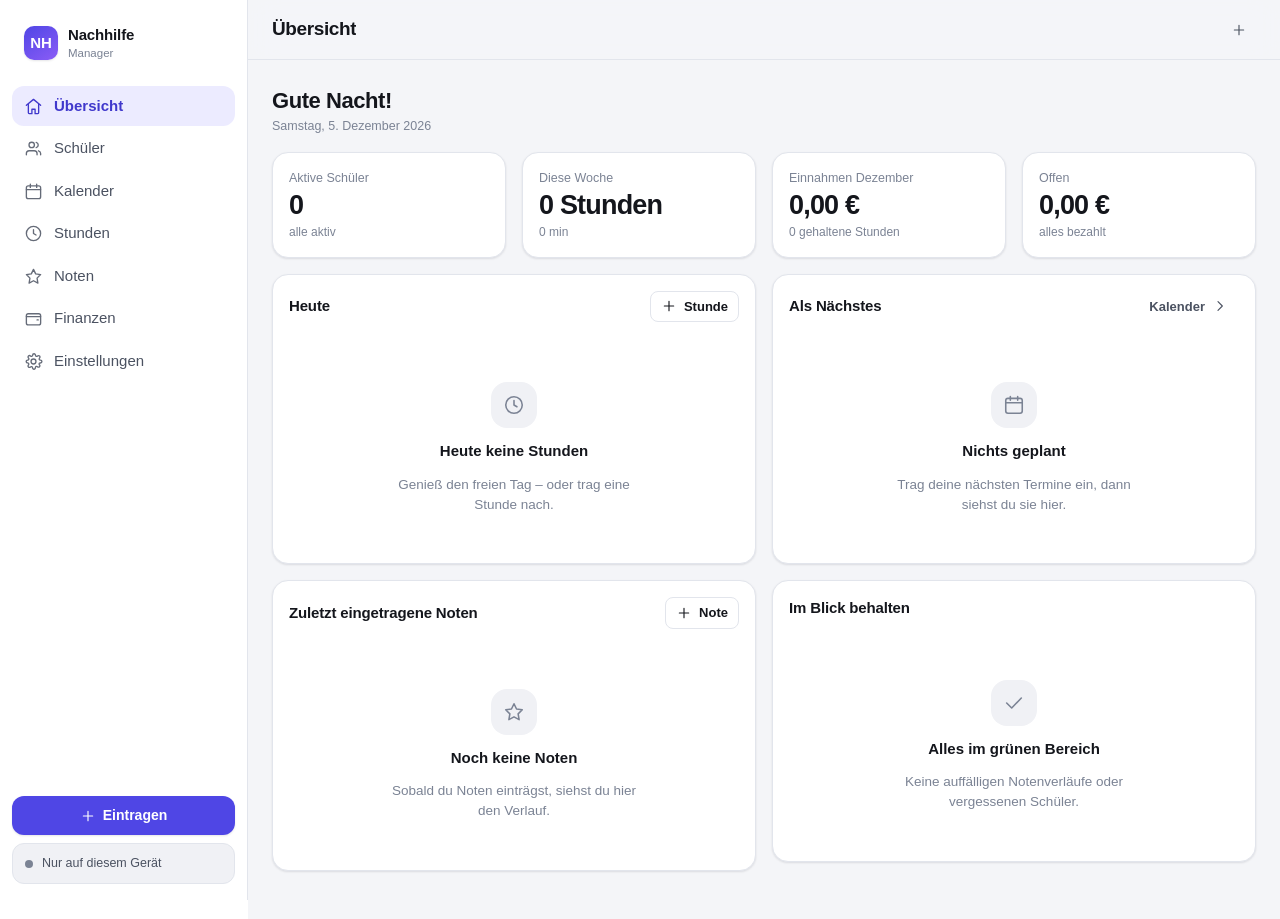
<file: nachhilfe/index.html>
<!DOCTYPE html>
<html lang="de">
<head>
  <meta charset="UTF-8">
  <meta name="viewport" content="width=device-width, initial-scale=1, viewport-fit=cover">
  <meta name="theme-color" content="#0f1115">
  <meta name="description" content="Nachhilfe Manager – Schüler, Stunden, Noten und Finanzen an einem Ort.">
  <title>Nachhilfe Manager</title>
  <link rel="manifest" href="manifest.webmanifest">
  <link rel="icon" href="icons/icon.svg" type="image/svg+xml">
  <link rel="apple-touch-icon" href="icons/icon-192.png">
  <link rel="stylesheet" href="css/app.css">
</head>
<body>
  <div id="app" class="app">
    <div class="boot">Lädt …</div>
  </div>
  <div id="modal-root"></div>
  <div id="toast-root" class="toasts" aria-live="polite"></div>
  <script type="module" src="js/app.js"></script>
</body>
</html>
</file>
<file: nachhilfe/css/app.css>
/* ============================================================
   Nachhilfe Manager – Design System
   ============================================================ */

:root {
  color-scheme: light dark;

  --font: -apple-system, BlinkMacSystemFont, "Segoe UI", Roboto, "Helvetica Neue", Arial, sans-serif;
  --font-num: ui-rounded, "SF Pro Rounded", var(--font);

  --r-sm: 8px;
  --r-md: 12px;
  --r-lg: 16px;
  --r-xl: 22px;
  --r-full: 999px;

  --sp-1: 4px;
  --sp-2: 8px;
  --sp-3: 12px;
  --sp-4: 16px;
  --sp-5: 24px;
  --sp-6: 32px;
  --sp-7: 48px;

  --dur: 160ms;
  --ease: cubic-bezier(.32, .72, 0, 1);

  --sidebar-w: 248px;
  --topbar-h: 60px;
}

/* ---------- Themes ---------- */
:root,
:root[data-theme="light"] {
  --bg: #f4f5f8;
  --bg-elev: #ffffff;
  --surface: #ffffff;
  --surface-2: #f0f1f5;
  --surface-3: #e7e9ef;
  --border: #e2e5ec;
  --border-strong: #cfd4de;
  --text: #14161c;
  --text-2: #4b5261;
  --muted: #7b8394;
  --accent: #4f46e5;
  --accent-soft: #ecebff;
  --accent-text: #4038cc;
  --ok: #0f9d67;
  --ok-soft: #dff5ea;
  --warn: #b7791f;
  --warn-soft: #fdf1da;
  --danger: #d3453f;
  --danger-soft: #fdeceb;
  --info: #1f7ab5;
  --info-soft: #e4f1fa;
  --shadow-1: 0 1px 2px rgba(16, 20, 30, .06), 0 1px 3px rgba(16, 20, 30, .05);
  --shadow-2: 0 4px 12px rgba(16, 20, 30, .08), 0 1px 3px rgba(16, 20, 30, .05);
  --shadow-3: 0 18px 48px rgba(16, 20, 30, .18), 0 2px 8px rgba(16, 20, 30, .08);
  --scrim: rgba(20, 22, 28, .38);
}

:root[data-theme="dark"] {
  --bg: #0e1015;
  --bg-elev: #14171e;
  --surface: #171a22;
  --surface-2: #1d212b;
  --surface-3: #262b37;
  --border: #262b36;
  --border-strong: #343a48;
  --text: #e9ecf2;
  --text-2: #b3bac8;
  --muted: #8b93a4;
  --accent: #7d84ff;
  --accent-soft: #23244a;
  --accent-text: #a9adff;
  --ok: #3ecf95;
  --ok-soft: #12332a;
  --warn: #e3b35c;
  --warn-soft: #33290f;
  --danger: #ff6b64;
  --danger-soft: #3a1c1c;
  --info: #62b6f0;
  --info-soft: #12293a;
  --shadow-1: 0 1px 2px rgba(0, 0, 0, .4);
  --shadow-2: 0 6px 16px rgba(0, 0, 0, .45);
  --shadow-3: 0 24px 60px rgba(0, 0, 0, .6);
  --scrim: rgba(4, 6, 10, .62);
}

@media (prefers-color-scheme: dark) {
  :root:not([data-theme]) {
    --bg: #0e1015;
    --bg-elev: #14171e;
    --surface: #171a22;
    --surface-2: #1d212b;
    --surface-3: #262b37;
    --border: #262b36;
    --border-strong: #343a48;
    --text: #e9ecf2;
    --text-2: #b3bac8;
    --muted: #8b93a4;
    --accent: #7d84ff;
    --accent-soft: #23244a;
    --accent-text: #a9adff;
    --ok: #3ecf95;
    --ok-soft: #12332a;
    --warn: #e3b35c;
    --warn-soft: #33290f;
    --danger: #ff6b64;
    --danger-soft: #3a1c1c;
    --info: #62b6f0;
    --info-soft: #12293a;
    --shadow-1: 0 1px 2px rgba(0, 0, 0, .4);
    --shadow-2: 0 6px 16px rgba(0, 0, 0, .45);
    --shadow-3: 0 24px 60px rgba(0, 0, 0, .6);
    --scrim: rgba(4, 6, 10, .62);
  }
}

/* ---------- Reset ---------- */
*, *::before, *::after { box-sizing: border-box; }

html, body { height: 100%; }

body {
  margin: 0;
  font-family: var(--font);
  font-size: 15px;
  line-height: 1.5;
  color: var(--text);
  background: var(--bg);
  -webkit-font-smoothing: antialiased;
  -webkit-tap-highlight-color: transparent;
  overscroll-behavior-y: none;
}

h1, h2, h3, h4, p, figure { margin: 0; }
ul, ol { margin: 0; padding: 0; list-style: none; }
button, input, select, textarea { font: inherit; color: inherit; }
a { color: var(--accent-text); text-decoration: none; }
svg { display: block; }

:focus-visible {
  outline: 2px solid var(--accent);
  outline-offset: 2px;
  border-radius: 4px;
}

.boot {
  display: grid;
  place-items: center;
  height: 100vh;
  color: var(--muted);
}

/* ============================================================
   Layout
   ============================================================ */
.app {
  min-height: 100vh;
  min-height: 100dvh;
}

.shell {
  display: grid;
  grid-template-columns: var(--sidebar-w) minmax(0, 1fr);
  min-height: 100dvh;
}

/* färbt die Seitenleisten-Spalte auch unterhalb der fixierten Leiste */
@media (min-width: 761px) {
  .shell {
    background: linear-gradient(90deg, var(--bg-elev) 0 var(--sidebar-w), var(--bg) var(--sidebar-w));
  }
}

/* ---------- Sidebar ---------- */
.sidebar {
  position: sticky;
  top: 0;
  height: 100dvh;
  display: flex;
  flex-direction: column;
  gap: var(--sp-2);
  padding: var(--sp-4) var(--sp-3);
  background: var(--bg-elev);
  border-right: 1px solid var(--border);
}

.brand {
  display: flex;
  align-items: center;
  gap: 10px;
  padding: var(--sp-2) var(--sp-3) var(--sp-4);
}

.brand-mark {
  width: 34px;
  height: 34px;
  border-radius: 10px;
  display: grid;
  place-items: center;
  background: linear-gradient(145deg, var(--accent), #8b5cf6);
  color: #fff;
  font-weight: 700;
  font-size: 15px;
  box-shadow: var(--shadow-1);
  flex: none;
}

.brand-name { font-weight: 650; letter-spacing: -.01em; }
.brand-sub { font-size: 11.5px; color: var(--muted); margin-top: -2px; }

.nav { display: flex; flex-direction: column; gap: 2px; }

.nav-item {
  display: flex;
  align-items: center;
  gap: 11px;
  padding: 9px var(--sp-3);
  border-radius: var(--r-md);
  color: var(--text-2);
  font-weight: 500;
  cursor: pointer;
  border: 0;
  background: none;
  width: 100%;
  text-align: left;
  transition: background var(--dur) var(--ease), color var(--dur) var(--ease);
}

.nav-item svg { width: 19px; height: 19px; flex: none; opacity: .85; }
.nav-item:hover { background: var(--surface-2); color: var(--text); }

.nav-item.is-active {
  background: var(--accent-soft);
  color: var(--accent-text);
  font-weight: 600;
}

.nav-item.is-active svg { opacity: 1; }
.nav-badge {
  margin-left: auto;
  font-size: 11px;
  font-weight: 650;
  background: var(--surface-3);
  color: var(--text-2);
  border-radius: var(--r-full);
  padding: 1px 7px;
}

.sidebar-foot { margin-top: auto; display: flex; flex-direction: column; gap: var(--sp-2); }

.sync-chip {
  display: flex;
  align-items: center;
  gap: 9px;
  padding: 10px var(--sp-3);
  border-radius: var(--r-md);
  background: var(--surface-2);
  border: 1px solid var(--border);
  cursor: pointer;
  width: 100%;
  text-align: left;
  font-size: 12.5px;
  color: var(--text-2);
}

.sync-chip:hover { border-color: var(--border-strong); }
.sync-dot { width: 8px; height: 8px; border-radius: 50%; background: var(--muted); flex: none; }
.sync-dot.on { background: var(--ok); box-shadow: 0 0 0 3px var(--ok-soft); }
.sync-dot.warn { background: var(--warn); box-shadow: 0 0 0 3px var(--warn-soft); }
.sync-dot.off { background: var(--muted); }
.sync-dot.err { background: var(--danger); box-shadow: 0 0 0 3px var(--danger-soft); }
.sync-dot.busy { background: var(--info); animation: pulse 1.1s infinite; }

@keyframes pulse { 0%, 100% { opacity: 1 } 50% { opacity: .3 } }

/* ---------- Main ---------- */
.main { display: flex; flex-direction: column; min-width: 0; }

.topbar {
  position: sticky;
  top: 0;
  z-index: 20;
  display: flex;
  align-items: center;
  gap: var(--sp-3);
  height: var(--topbar-h);
  padding: 0 var(--sp-5);
  background: color-mix(in srgb, var(--bg) 86%, transparent);
  backdrop-filter: saturate(160%) blur(14px);
  border-bottom: 1px solid var(--border);
}

.topbar h1 {
  font-size: 19px;
  font-weight: 660;
  letter-spacing: -.02em;
  min-width: 0;
  overflow: hidden;
  text-overflow: ellipsis;
  white-space: nowrap;
}
.topbar .spacer { flex: 1; }

.search {
  position: relative;
  display: flex;
  align-items: center;
  min-width: 200px;
}

.search svg { position: absolute; left: 10px; width: 16px; height: 16px; color: var(--muted); pointer-events: none; }
.search input {
  width: 100%;
  padding: 8px 12px 8px 32px;
  border-radius: var(--r-full);
  border: 1px solid var(--border);
  background: var(--surface);
  font-size: 13.5px;
}
.search input:focus { outline: none; border-color: var(--accent); box-shadow: 0 0 0 3px var(--accent-soft); }

.content {
  flex: 1;
  padding: var(--sp-5);
  max-width: 1180px;
  width: 100%;
  margin: 0 auto;
  padding-bottom: calc(var(--sp-7) + env(safe-area-inset-bottom));
}

.mobile-nav { display: none; }

/* ============================================================
   Components
   ============================================================ */

/* ---------- Buttons ---------- */
.btn {
  display: inline-flex;
  align-items: center;
  justify-content: center;
  gap: 7px;
  padding: 8px 14px;
  border-radius: var(--r-md);
  border: 1px solid var(--border);
  background: var(--surface);
  color: var(--text);
  font-size: 14px;
  font-weight: 550;
  cursor: pointer;
  white-space: nowrap;
  transition: transform var(--dur) var(--ease), background var(--dur) var(--ease), border-color var(--dur) var(--ease), opacity var(--dur);
}

.btn svg { width: 16px; height: 16px; }
.btn:hover { background: var(--surface-2); border-color: var(--border-strong); }
.btn:active { transform: scale(.975); }
.btn:disabled { opacity: .5; cursor: not-allowed; }

.btn-primary {
  background: var(--accent);
  border-color: transparent;
  color: #fff;
  box-shadow: var(--shadow-1);
}
.btn-primary:hover { background: color-mix(in srgb, var(--accent) 88%, #000); border-color: transparent; }

.btn-ghost { background: transparent; border-color: transparent; color: var(--text-2); }
.btn-ghost:hover { background: var(--surface-2); border-color: transparent; color: var(--text); }

.btn-danger { color: var(--danger); border-color: color-mix(in srgb, var(--danger) 32%, transparent); background: transparent; }
.btn-danger:hover { background: var(--danger-soft); border-color: var(--danger); }

.btn-sm { padding: 5px 10px; font-size: 13px; border-radius: var(--r-sm); }
.btn-icon { padding: 8px; width: 34px; height: 34px; border-radius: var(--r-md); }
.btn-block { width: 100%; }

/* ---------- Cards ---------- */
.card {
  background: var(--surface);
  border: 1px solid var(--border);
  border-radius: var(--r-lg);
  box-shadow: var(--shadow-1);
}

.card-pad { padding: var(--sp-4); }

.card-head {
  display: flex;
  align-items: center;
  gap: var(--sp-3);
  padding: var(--sp-4) var(--sp-4) var(--sp-3);
}

.card-head h2 { font-size: 15px; font-weight: 640; letter-spacing: -.01em; }
.card-head .spacer { flex: 1; }

.section-title {
  font-size: 12px;
  font-weight: 650;
  text-transform: uppercase;
  letter-spacing: .07em;
  color: var(--muted);
  margin-bottom: var(--sp-3);
}

.grid { display: grid; gap: var(--sp-4); }
.grid-2 { grid-template-columns: repeat(2, minmax(0, 1fr)); }
.grid-3 { grid-template-columns: repeat(3, minmax(0, 1fr)); }
.grid-4 { grid-template-columns: repeat(4, minmax(0, 1fr)); }
.stack { display: flex; flex-direction: column; gap: var(--sp-4); }
.row { display: flex; align-items: center; gap: var(--sp-3); }
.row-wrap { flex-wrap: wrap; }
.spacer { flex: 1; }

/* ---------- Stat tiles ---------- */
.stat {
  padding: var(--sp-4);
  display: flex;
  flex-direction: column;
  gap: 2px;
}

.stat-label { font-size: 12.5px; color: var(--muted); font-weight: 500; }
.stat-value {
  font-family: var(--font-num);
  font-size: 27px;
  font-weight: 680;
  letter-spacing: -.03em;
  line-height: 1.15;
}
.stat-sub { font-size: 12px; color: var(--muted); }
.stat-trend { font-size: 12px; font-weight: 600; display: inline-flex; align-items: center; gap: 3px; }
.trend-up { color: var(--ok); }
.trend-down { color: var(--danger); }
.trend-flat { color: var(--muted); }

/* ---------- Avatar ---------- */
.avatar {
  width: 38px;
  height: 38px;
  border-radius: var(--r-full);
  display: grid;
  place-items: center;
  font-weight: 640;
  font-size: 13.5px;
  color: #fff;
  flex: none;
  letter-spacing: .01em;
}

.avatar-sm { width: 28px; height: 28px; font-size: 11px; }
.avatar-lg { width: 60px; height: 60px; font-size: 20px; }

/* ---------- Badges / pills ---------- */
.badge {
  display: inline-flex;
  align-items: center;
  gap: 5px;
  padding: 2px 9px;
  border-radius: var(--r-full);
  font-size: 11.5px;
  font-weight: 600;
  background: var(--surface-2);
  color: var(--text-2);
  border: 1px solid transparent;
  white-space: nowrap;
}

.badge-ok { background: var(--ok-soft); color: var(--ok); }
.badge-warn { background: var(--warn-soft); color: var(--warn); }
.badge-danger { background: var(--danger-soft); color: var(--danger); }
.badge-info { background: var(--info-soft); color: var(--info); }
.badge-accent { background: var(--accent-soft); color: var(--accent-text); }

.chips { display: flex; flex-wrap: wrap; gap: 6px; }

.chip {
  padding: 5px 12px;
  border-radius: var(--r-full);
  border: 1px solid var(--border);
  background: var(--surface);
  font-size: 13px;
  font-weight: 520;
  color: var(--text-2);
  cursor: pointer;
}
.chip:hover { border-color: var(--border-strong); }
.chip.is-active { background: var(--accent); border-color: transparent; color: #fff; font-weight: 600; }

/* ---------- List rows ---------- */
.list { display: flex; flex-direction: column; }

.list-row {
  display: flex;
  align-items: center;
  gap: var(--sp-3);
  padding: 11px var(--sp-4);
  border-top: 1px solid var(--border);
  cursor: pointer;
  transition: background var(--dur) var(--ease);
  min-width: 0;
  color: var(--text); /* auch als <a> keine Linkfarbe */
}

.list-row:first-child { border-top: 0; }

button.list-row {
  border-left: 0;
  border-right: 0;
  border-bottom: 0;
  background: none;
  width: 100%;
  text-align: left;
  font: inherit;
  color: inherit;
}
.list-row:hover { background: var(--surface-2); }
.list-row.no-hover { cursor: default; }
.list-row.no-hover:hover { background: none; }

.list-main { min-width: 0; flex: 1; }
.list-title { font-weight: 570; font-size: 14.5px; overflow: hidden; text-overflow: ellipsis; white-space: nowrap; }
.list-sub { font-size: 12.5px; color: var(--muted); overflow: hidden; text-overflow: ellipsis; white-space: nowrap; }
.list-right { text-align: right; flex: none; display: flex; flex-direction: column; align-items: flex-end; gap: 3px; }

/* ---------- Empty state ---------- */
.empty {
  display: flex;
  flex-direction: column;
  align-items: center;
  gap: var(--sp-3);
  padding: var(--sp-7) var(--sp-4);
  text-align: center;
  color: var(--muted);
}

.empty-icon {
  width: 46px;
  height: 46px;
  border-radius: var(--r-lg);
  display: grid;
  place-items: center;
  background: var(--surface-2);
  color: var(--muted);
}
.empty-icon svg { width: 22px; height: 22px; }
.empty h3 { font-size: 15px; color: var(--text); font-weight: 600; }
.empty p { font-size: 13.5px; max-width: 34ch; }

/* ---------- Forms ---------- */
.field { display: flex; flex-direction: column; gap: 5px; min-width: 0; }
.field label { font-size: 12.5px; font-weight: 570; color: var(--text-2); }
.field-hint { font-size: 11.5px; color: var(--muted); }

.input, .select, .textarea {
  width: 100%;
  padding: 9px 11px;
  border-radius: var(--r-md);
  border: 1px solid var(--border-strong);
  background: var(--surface);
  font-size: 14.5px;
  transition: border-color var(--dur), box-shadow var(--dur);
  min-width: 0;
}

.textarea { resize: vertical; min-height: 76px; line-height: 1.45; }

.input:focus, .select:focus, .textarea:focus {
  outline: none;
  border-color: var(--accent);
  box-shadow: 0 0 0 3px var(--accent-soft);
}

.select {
  appearance: none;
  background-image: url("data:image/svg+xml;charset=utf-8,%3Csvg xmlns='http://www.w3.org/2000/svg' viewBox='0 0 12 12'%3E%3Cpath d='M3 4.5 6 8l3-3.5' fill='none' stroke='%237b8394' stroke-width='1.4' stroke-linecap='round' stroke-linejoin='round'/%3E%3C/svg%3E");
  background-repeat: no-repeat;
  background-position: right 10px center;
  background-size: 12px 12px;
  padding-right: 30px;
}

.switch { display: flex; align-items: center; gap: 10px; cursor: pointer; user-select: none; }
.switch input { position: absolute; opacity: 0; pointer-events: none; }
.switch-track {
  width: 42px; height: 25px; border-radius: var(--r-full);
  background: var(--surface-3); position: relative; flex: none;
  transition: background var(--dur) var(--ease);
}
.switch-track::after {
  content: ""; position: absolute; top: 3px; left: 3px;
  width: 19px; height: 19px; border-radius: 50%; background: #fff;
  box-shadow: var(--shadow-1);
  transition: transform var(--dur) var(--ease);
}
.switch input:checked + .switch-track { background: var(--accent); }
.switch input:checked + .switch-track::after { transform: translateX(17px); }
.switch input:focus-visible + .switch-track { outline: 2px solid var(--accent); outline-offset: 2px; }

/* ---------- Modal ---------- */
.modal-scrim {
  position: fixed;
  inset: 0;
  z-index: 100;
  background: var(--scrim);
  backdrop-filter: blur(3px);
  display: flex;
  align-items: center;
  justify-content: center;
  padding: var(--sp-4);
  animation: fade var(--dur) var(--ease);
}

@keyframes fade { from { opacity: 0 } }
@keyframes rise { from { opacity: 0; transform: translateY(14px) scale(.985) } }

.modal {
  background: var(--bg-elev);
  border: 1px solid var(--border);
  border-radius: var(--r-xl);
  box-shadow: var(--shadow-3);
  width: min(560px, 100%);
  max-height: min(86dvh, 900px);
  display: flex;
  flex-direction: column;
  animation: rise 220ms var(--ease);
  overflow: hidden;
}

.modal-wide { width: min(760px, 100%); }

.modal-head {
  display: flex;
  align-items: center;
  gap: var(--sp-3);
  padding: var(--sp-4) var(--sp-5);
  border-bottom: 1px solid var(--border);
}
.modal-head h2 { font-size: 16.5px; font-weight: 640; letter-spacing: -.015em; }

.modal-body { padding: var(--sp-5); overflow-y: auto; display: flex; flex-direction: column; gap: var(--sp-4); }

.modal-foot {
  display: flex;
  gap: var(--sp-2);
  padding: var(--sp-3) var(--sp-5);
  border-top: 1px solid var(--border);
  background: var(--surface);
}

/* ---------- Toasts ---------- */
.toasts {
  position: fixed;
  z-index: 200;
  bottom: calc(18px + env(safe-area-inset-bottom));
  left: 50%;
  transform: translateX(-50%);
  display: flex;
  flex-direction: column;
  gap: var(--sp-2);
  pointer-events: none;
  width: max-content;
  max-width: calc(100vw - 32px);
}

.toast {
  display: flex;
  align-items: center;
  gap: 9px;
  padding: 10px 16px;
  border-radius: var(--r-full);
  background: var(--bg-elev);
  border: 1px solid var(--border);
  box-shadow: var(--shadow-3);
  font-size: 13.5px;
  font-weight: 520;
  animation: rise 200ms var(--ease);
}

.toast svg { width: 16px; height: 16px; flex: none; }
.toast.ok svg { color: var(--ok); }
.toast.err svg { color: var(--danger); }

/* ---------- Grade pill ---------- */
.grade-pill {
  font-family: var(--font-num);
  font-weight: 700;
  font-size: 14px;
  min-width: 40px;
  padding: 3px 9px;
  border-radius: var(--r-sm);
  text-align: center;
  display: inline-block;
}

.g-1 { background: var(--ok-soft); color: var(--ok); }
.g-2 { background: var(--info-soft); color: var(--info); }
.g-3 { background: var(--warn-soft); color: var(--warn); }
.g-4 { background: color-mix(in srgb, var(--warn-soft) 70%, var(--danger-soft)); color: var(--warn); }
.g-5 { background: var(--danger-soft); color: var(--danger); }

/* ---------- Charts ---------- */
.chart { width: 100%; overflow: visible; }
.chart-wrap { padding: var(--sp-2) var(--sp-4) var(--sp-4); }
.axis-line { stroke: var(--border); stroke-width: 1; }
.axis-text { fill: var(--muted); font-size: 10.5px; font-family: var(--font); }
.bar { fill: var(--accent); }
.bar-muted { fill: var(--surface-3); }

/* ---------- Week calendar ---------- */
.week {
  display: grid;
  grid-template-columns: repeat(7, minmax(0, 1fr));
  gap: var(--sp-2);
}

.day-col {
  background: var(--surface);
  border: 1px solid var(--border);
  border-radius: var(--r-md);
  padding: var(--sp-2);
  min-height: 130px;
  display: flex;
  flex-direction: column;
  gap: 6px;
}

.day-col.is-today { border-color: var(--accent); box-shadow: 0 0 0 2px var(--accent-soft); }
.day-head { display: flex; align-items: baseline; gap: 5px; padding: 2px 4px 4px; }
.day-name { font-size: 11px; font-weight: 640; color: var(--muted); text-transform: uppercase; letter-spacing: .05em; }
.day-num { font-family: var(--font-num); font-size: 15px; font-weight: 650; }
.day-col.is-today .day-num { color: var(--accent-text); }

.slot {
  border-radius: var(--r-sm);
  padding: 6px 8px;
  font-size: 12px;
  cursor: pointer;
  border-left: 3px solid var(--accent);
  background: var(--surface-2);
  transition: transform var(--dur) var(--ease);
}
.slot:hover { transform: translateX(2px); }
.slot-time { font-weight: 640; font-size: 11px; color: var(--text-2); }
.slot-name { font-weight: 550; overflow: hidden; text-overflow: ellipsis; white-space: nowrap; }
.slot-sub { color: var(--muted); font-size: 11px; overflow: hidden; text-overflow: ellipsis; white-space: nowrap; }
.slot.done { opacity: .6; }
.slot.cancelled { opacity: .5; text-decoration: line-through; }

/* ---------- Detail header ---------- */
.detail-head { display: flex; gap: var(--sp-4); align-items: center; padding: var(--sp-5); }
.detail-actions { flex: none; gap: 6px; }
.detail-head h2 { font-size: 21px; font-weight: 670; letter-spacing: -.02em; }
.detail-meta { font-size: 13px; color: var(--muted); }

.kv { display: grid; grid-template-columns: 116px minmax(0, 1fr); gap: 7px var(--sp-3); font-size: 13.5px; }
.kv dt { color: var(--muted); }
.kv dd { margin: 0; overflow-wrap: anywhere; }

.tabs { display: flex; gap: 2px; padding: 0 var(--sp-4); border-bottom: 1px solid var(--border); overflow-x: auto; }
.tab {
  padding: 10px var(--sp-3);
  border: 0; background: none; cursor: pointer;
  font-size: 13.5px; font-weight: 560; color: var(--muted);
  border-bottom: 2px solid transparent;
  margin-bottom: -1px;
  white-space: nowrap;
}
.tab:hover { color: var(--text); }
.tab.is-active { color: var(--accent-text); border-bottom-color: var(--accent); }

/* ---------- Misc ---------- */
.mono { font-family: var(--font-num); font-variant-numeric: tabular-nums; }
.num { font-family: var(--font-num); font-variant-numeric: tabular-nums; letter-spacing: -.01em; }
.muted { color: var(--muted); }
.small { font-size: 12.5px; }
.strong { font-weight: 620; }
.center { text-align: center; }
.right { text-align: right; }
.hide { display: none !important; }
.divider { height: 1px; background: var(--border); border: 0; margin: 0; }
.truncate { overflow: hidden; text-overflow: ellipsis; white-space: nowrap; }
.scroll-x { overflow-x: auto; -webkit-overflow-scrolling: touch; }

.callout {
  padding: var(--sp-3) var(--sp-4);
  border-radius: var(--r-md);
  font-size: 13px;
  line-height: 1.5;
  border: 1px solid transparent;
}
.callout-info { background: var(--info-soft); color: var(--info); border-color: color-mix(in srgb, var(--info) 22%, transparent); }
.callout-warn { background: var(--warn-soft); color: var(--warn); border-color: color-mix(in srgb, var(--warn) 22%, transparent); }
.callout-ok { background: var(--ok-soft); color: var(--ok); border-color: color-mix(in srgb, var(--ok) 22%, transparent); }

.fab { display: none; }

/* ============================================================
   Responsive
   ============================================================ */
@media (max-width: 900px) {
  .grid-4 { grid-template-columns: repeat(2, minmax(0, 1fr)); }
  .grid-3 { grid-template-columns: repeat(2, minmax(0, 1fr)); }
}

@media (max-width: 760px) {
  .shell { grid-template-columns: minmax(0, 1fr); }
  .sidebar { display: none; }

  .topbar { padding: 0 var(--sp-4); gap: var(--sp-2); }
  .topbar h1 { font-size: 17px; flex: 1 1 auto; }
  .topbar .spacer { display: none; }
  .search { min-width: 0; flex: 0 1 56%; }
  .search input { font-size: 16px; } /* verhindert iOS-Zoom */

  .content {
    padding: var(--sp-4);
    padding-bottom: calc(96px + env(safe-area-inset-bottom));
  }

  .grid-2, .grid-3, .grid-4 { grid-template-columns: minmax(0, 1fr); }

  /* Hauptaktion über die volle Breite statt rechts angeklebt */
  .row-wrap > .spacer { display: none; }
  .row-wrap > .btn-primary { flex: 1 1 100%; }

  /* Überschrift und Statusabzeichen dürfen umbrechen */
  .card-head { flex-wrap: wrap; }
  .grid-4.keep-2, .grid-2.keep-2 { grid-template-columns: repeat(2, minmax(0, 1fr)); }

  .stat-value { font-size: 23px; }

  .week { grid-template-columns: minmax(0, 1fr); }
  .day-col { min-height: 0; }
  .day-col.is-empty { display: none; }

  .kv { grid-template-columns: 100px minmax(0, 1fr); }

  /* Nebeninformationen weglassen, damit Namen nicht abgeschnitten werden */
  .hide-sm { display: none !important; }

  /* Kopf der Schülerakte untereinander statt gequetscht nebeneinander */
  .detail-head { flex-wrap: wrap; padding: var(--sp-4); gap: var(--sp-3); }
  .detail-head h2 { font-size: 19px; }
  .detail-actions { flex: 1 1 100%; }
  .detail-actions .btn { flex: 1; }

  .modal {
    width: 100%;
    max-height: 92dvh;
    border-radius: var(--r-xl) var(--r-xl) 0 0;
    margin-top: auto;
    animation: slide-up 260ms var(--ease);
  }
  .modal-scrim { padding: 0; align-items: flex-end; }
  .modal-body { padding: var(--sp-4); }
  .modal-head, .modal-foot { padding-left: var(--sp-4); padding-right: var(--sp-4); }
  .modal-foot { padding-bottom: calc(var(--sp-3) + env(safe-area-inset-bottom)); }
  .modal-foot .btn { flex: 1; padding: 11px 14px; }

  @keyframes slide-up { from { transform: translateY(100%) } }

  .input, .select, .textarea { font-size: 16px; }

  /* Bottom navigation */
  .mobile-nav {
    display: flex;
    position: fixed;
    z-index: 30;
    bottom: 0; left: 0; right: 0;
    background: color-mix(in srgb, var(--bg-elev) 92%, transparent);
    backdrop-filter: saturate(160%) blur(16px);
    border-top: 1px solid var(--border);
    padding: 6px 4px calc(6px + env(safe-area-inset-bottom));
  }

  .mnav-item {
    flex: 1;
    display: flex;
    flex-direction: column;
    align-items: center;
    gap: 3px;
    padding: 5px 2px;
    border: 0;
    background: none;
    color: var(--muted);
    font-size: 10.5px;
    font-weight: 560;
    cursor: pointer;
    border-radius: var(--r-md);
  }
  .mnav-item svg { width: 21px; height: 21px; }
  .mnav-item.is-active { color: var(--accent-text); }

  .fab {
    display: grid;
    place-items: center;
    position: fixed;
    z-index: 29;
    right: 16px;
    bottom: calc(74px + env(safe-area-inset-bottom));
    width: 54px; height: 54px;
    border-radius: var(--r-full);
    background: var(--accent);
    color: #fff;
    border: 0;
    box-shadow: var(--shadow-3);
    cursor: pointer;
  }
  .fab svg { width: 24px; height: 24px; }
  .fab:active { transform: scale(.94); }

  .toasts { bottom: calc(84px + env(safe-area-inset-bottom)); }
}

@media (prefers-reduced-motion: reduce) {
  *, *::before, *::after {
    animation-duration: .01ms !important;
    transition-duration: .01ms !important;
  }
}

@media print {
  .sidebar, .topbar, .mobile-nav, .fab { display: none !important; }
  .content { padding: 0; }
  .card { box-shadow: none; break-inside: avoid; }
}
</file>
